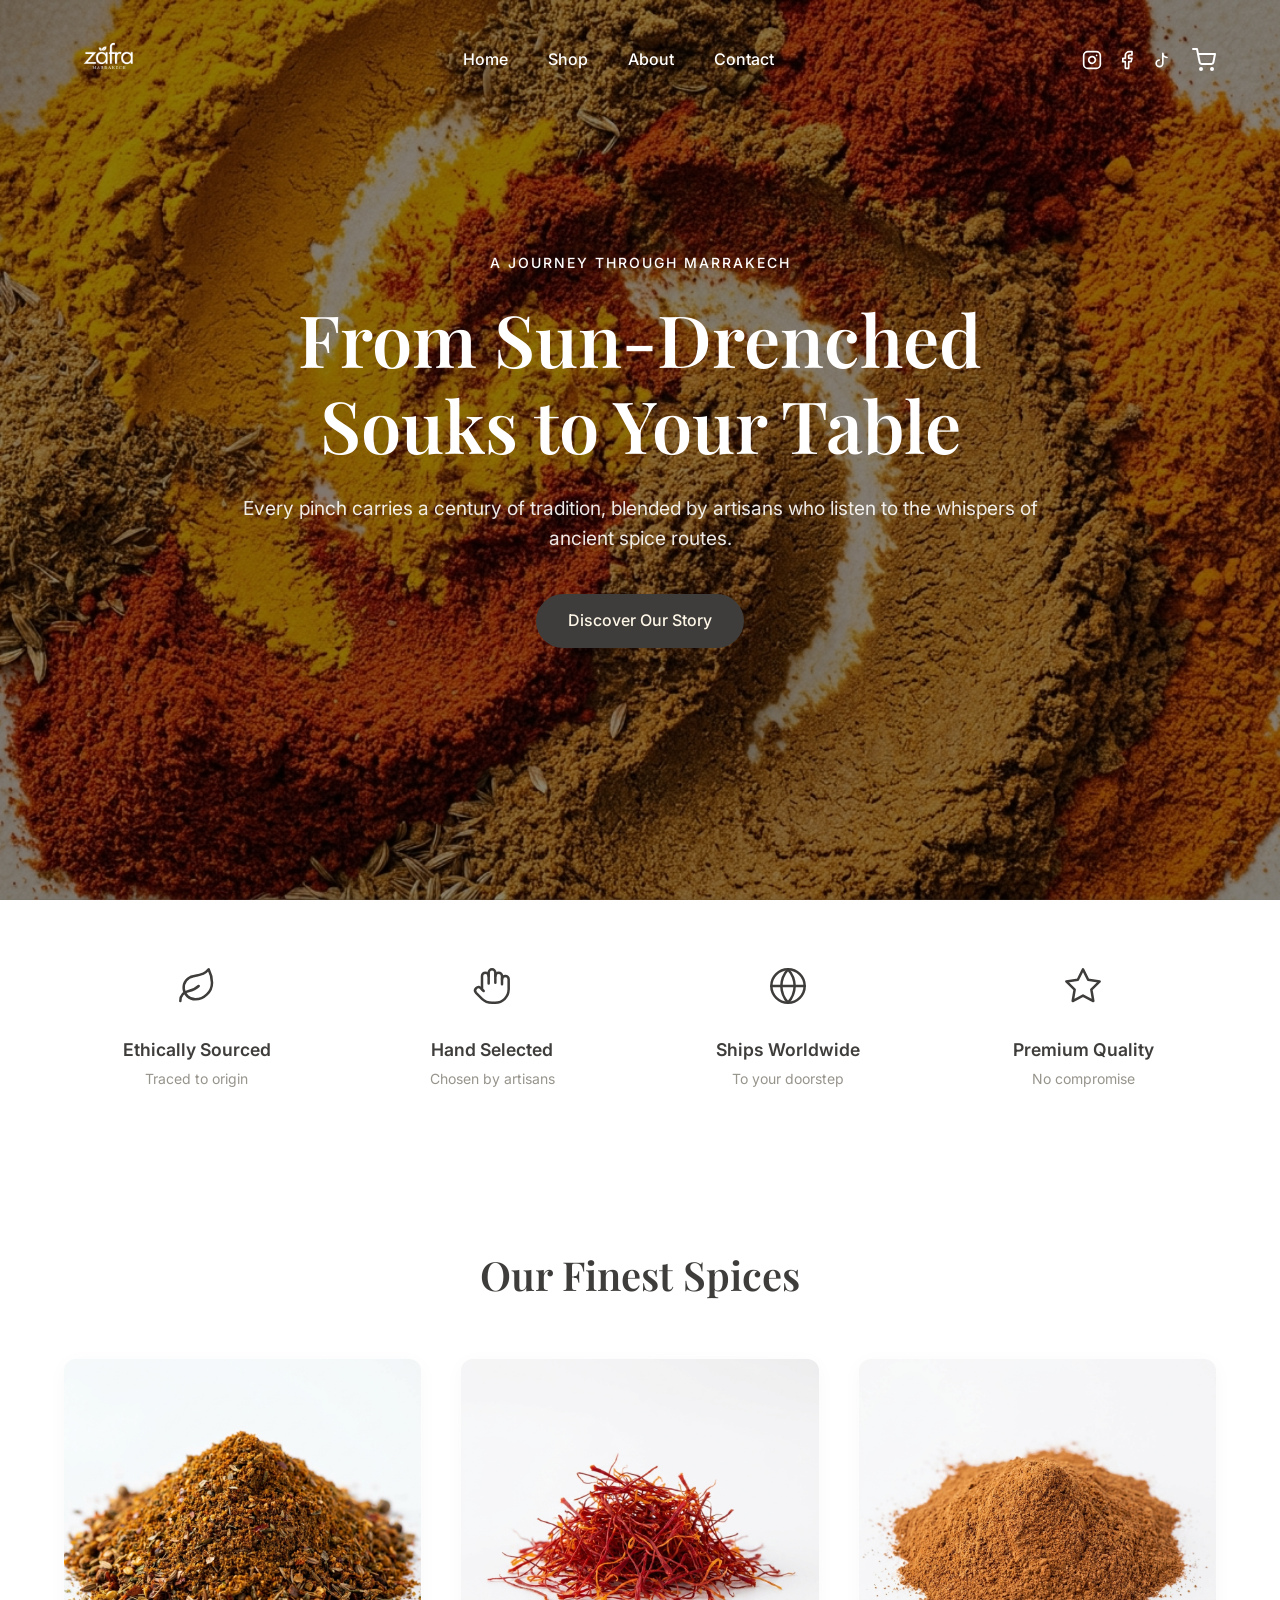
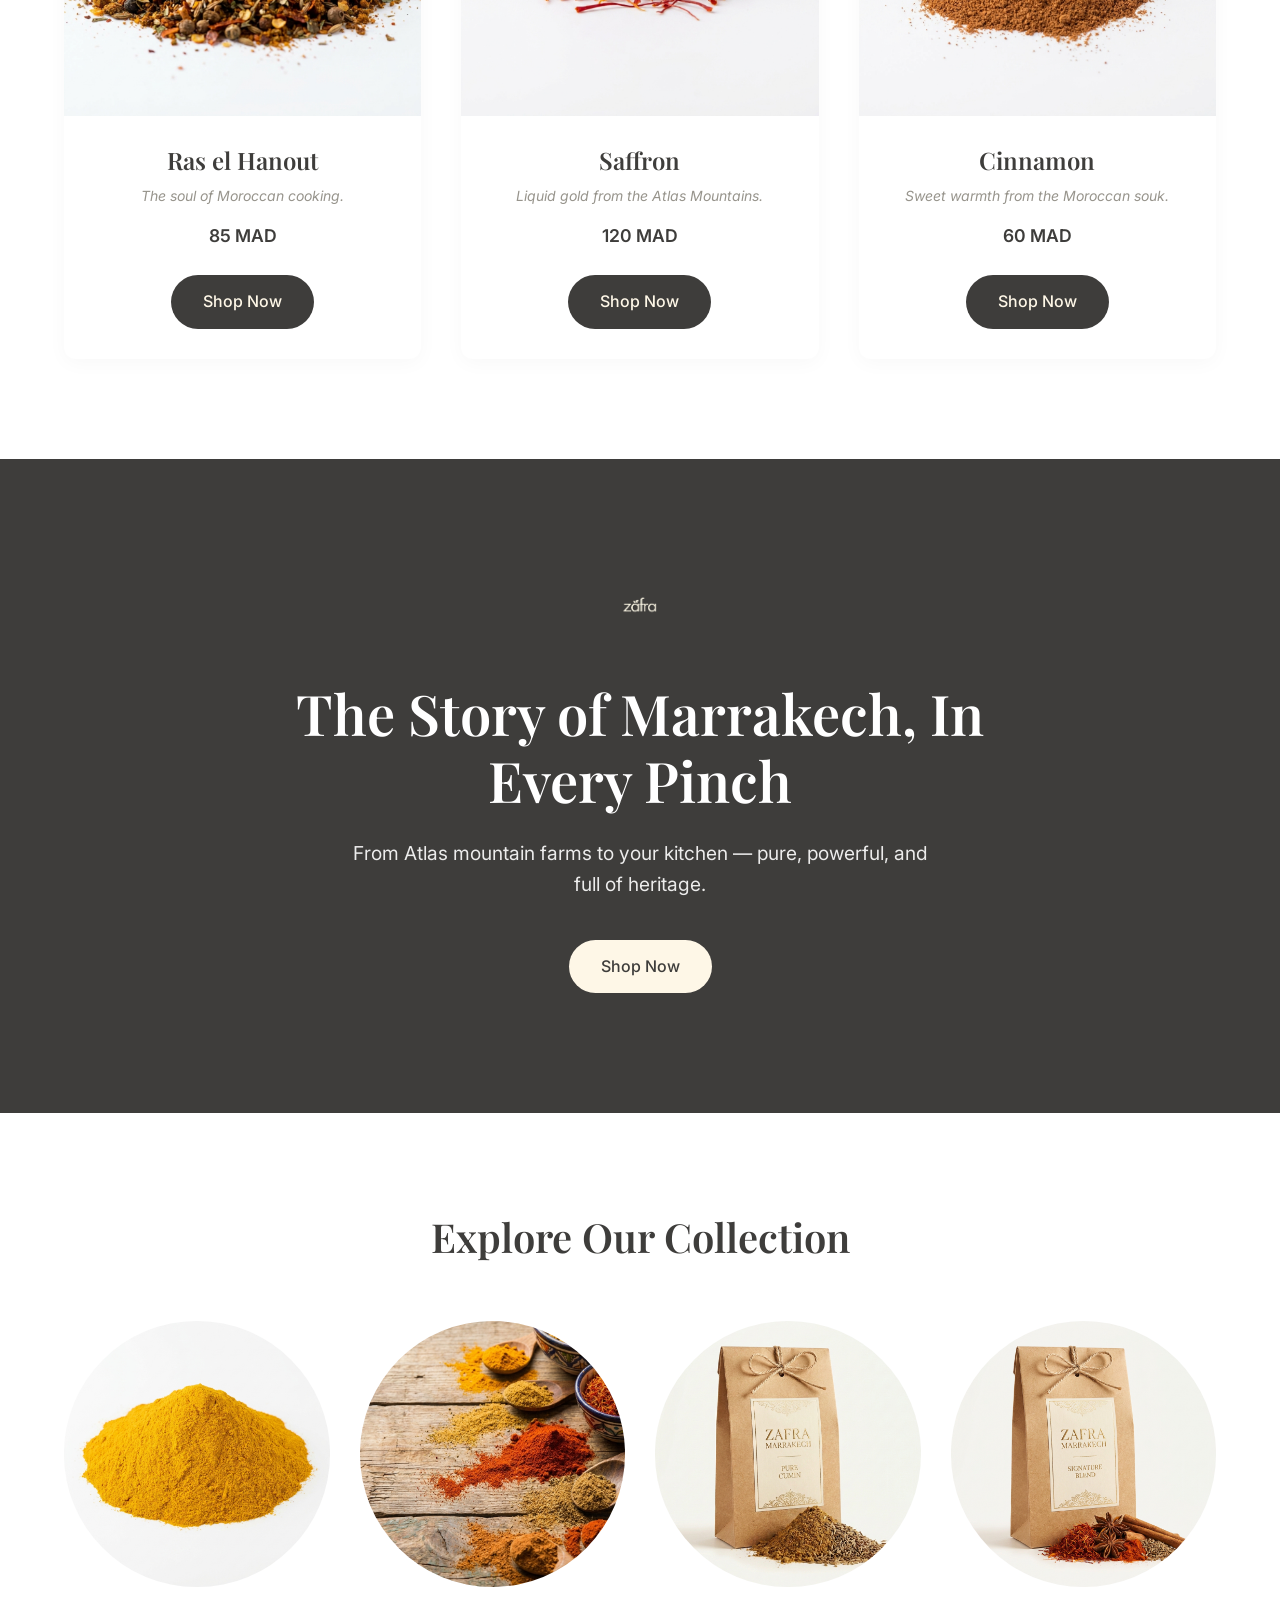
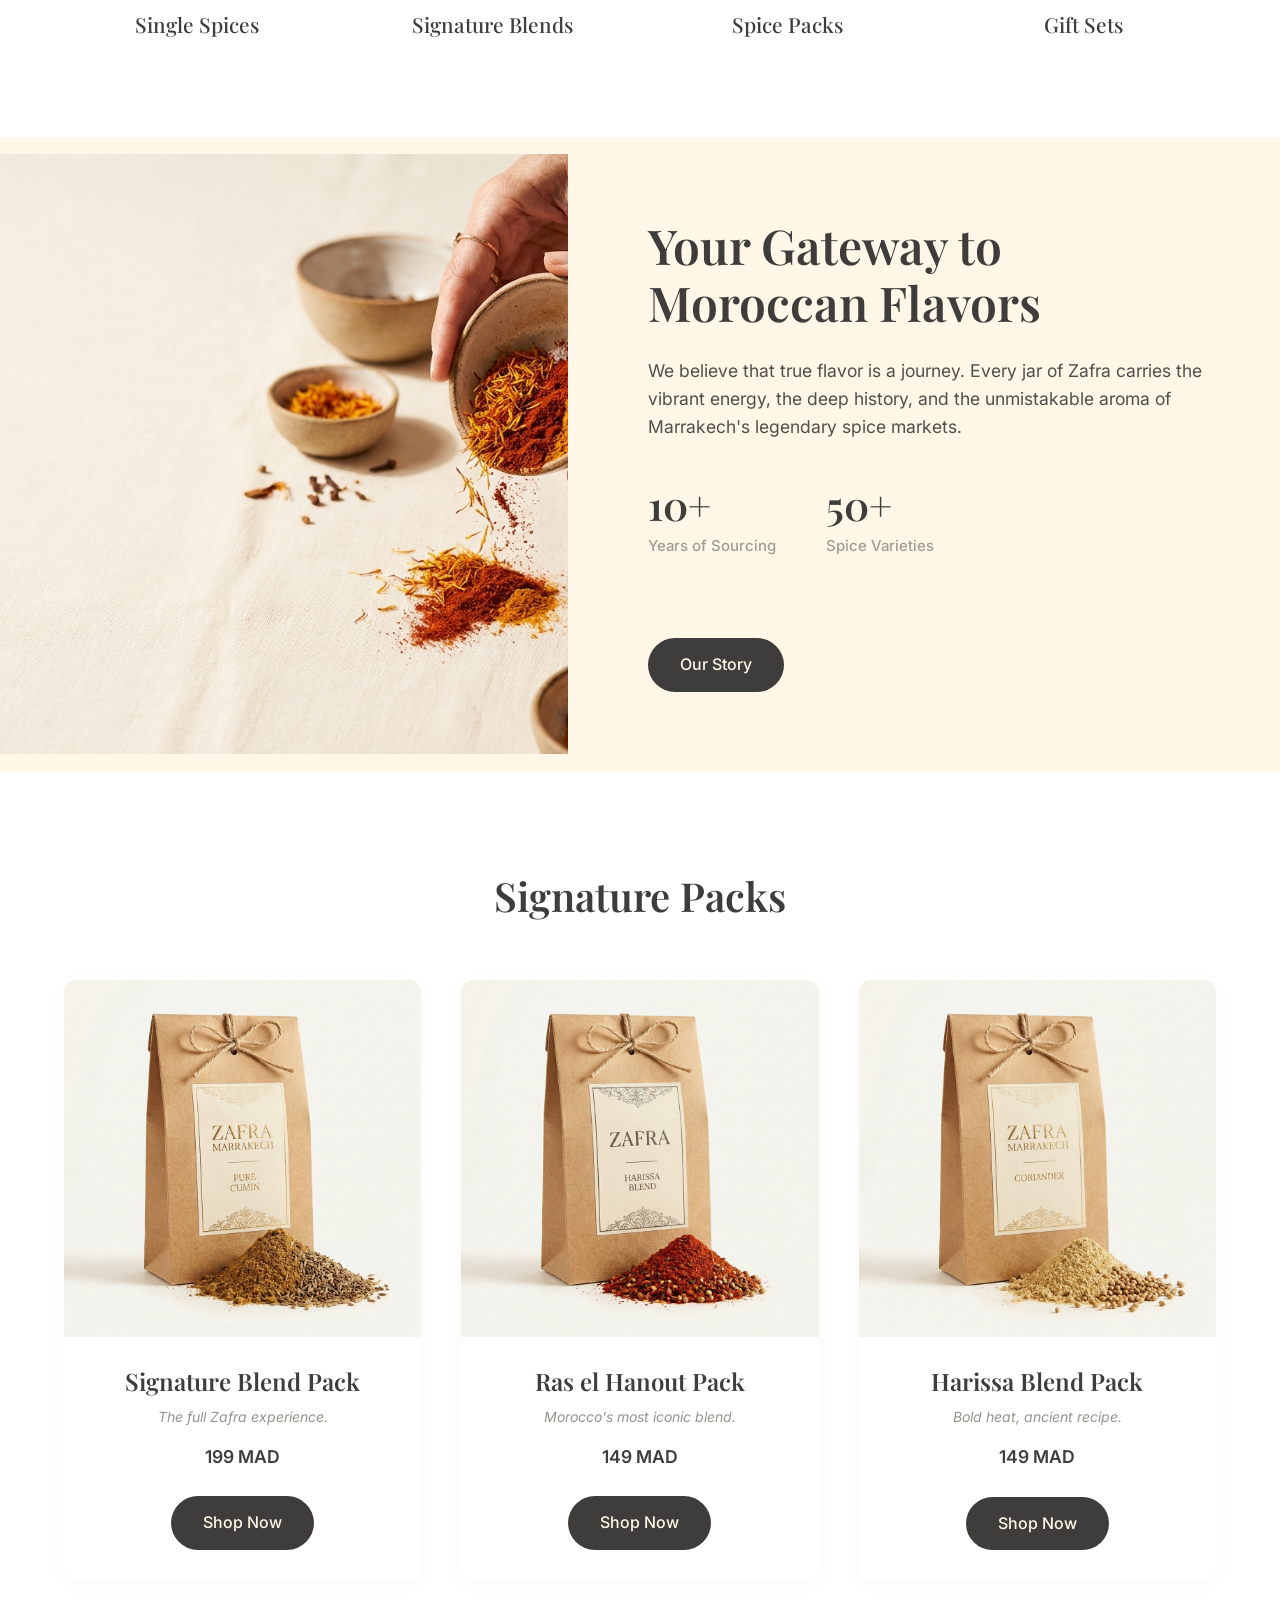
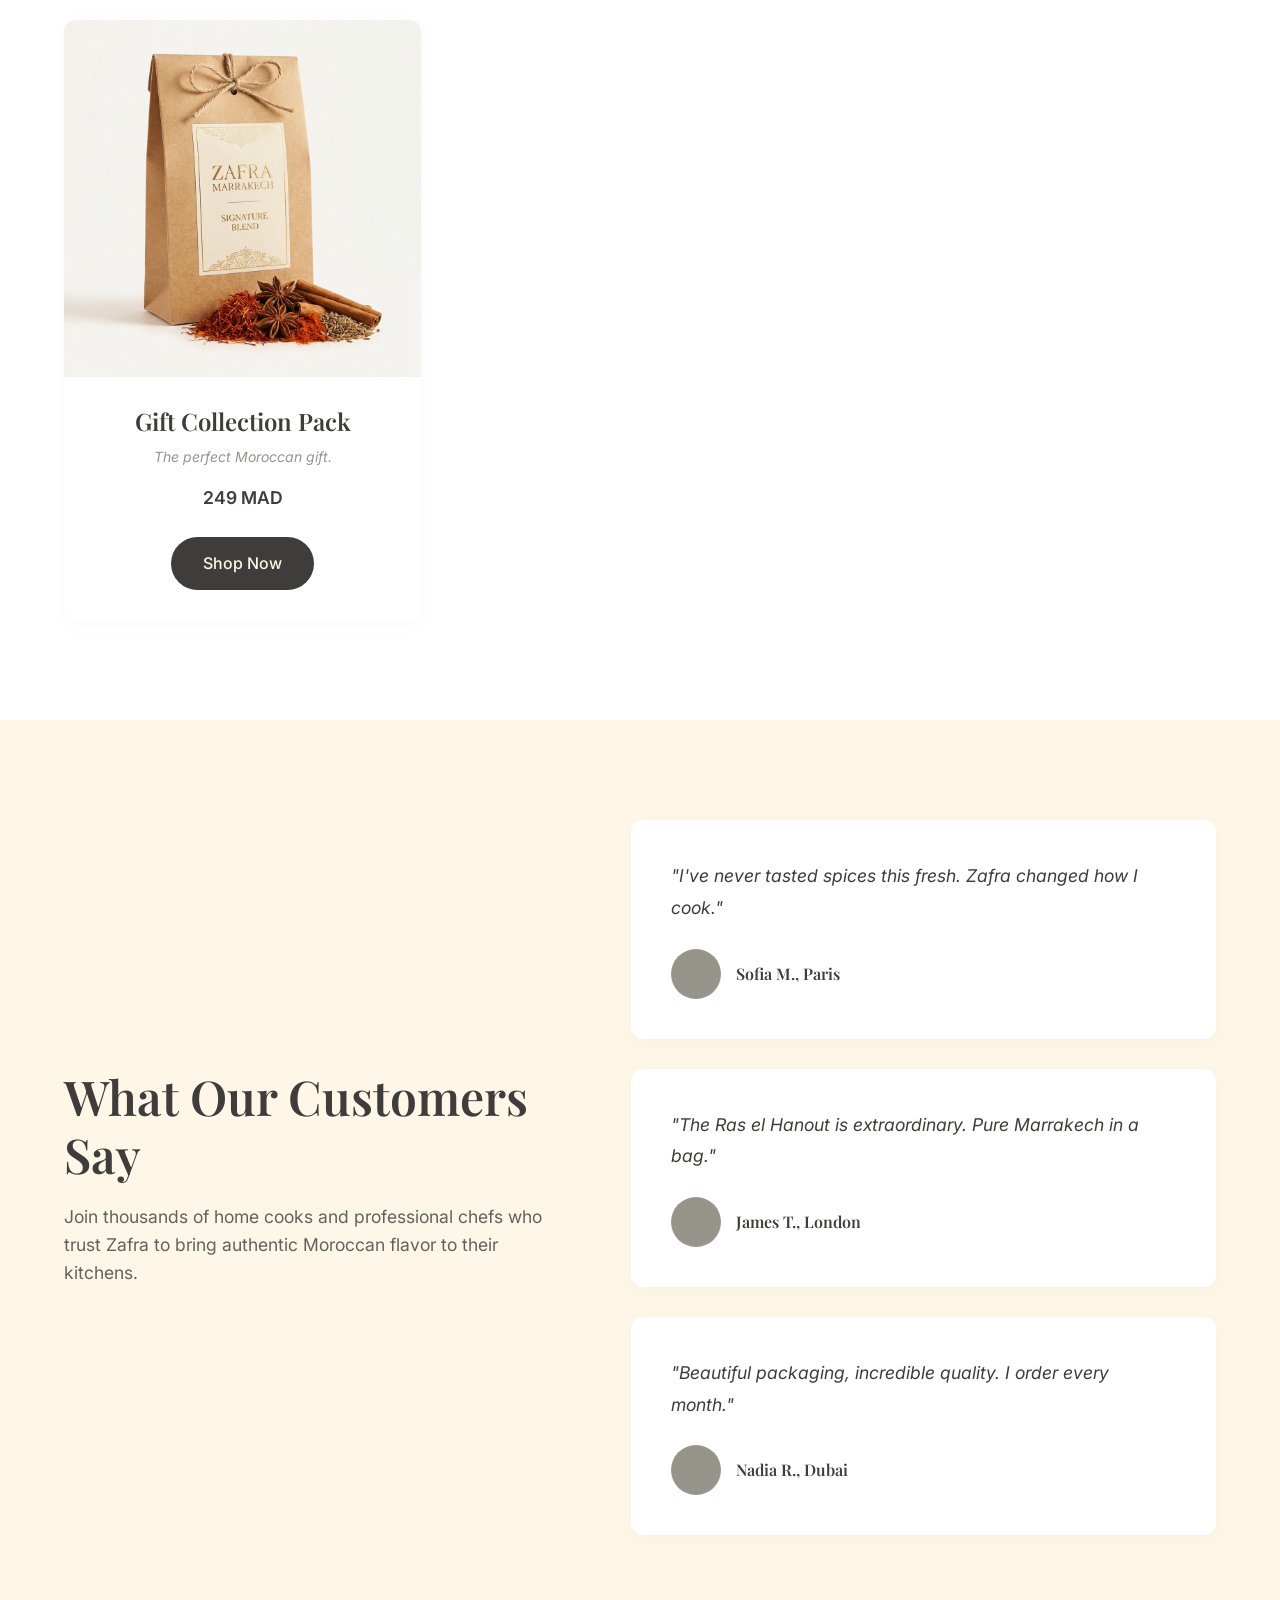
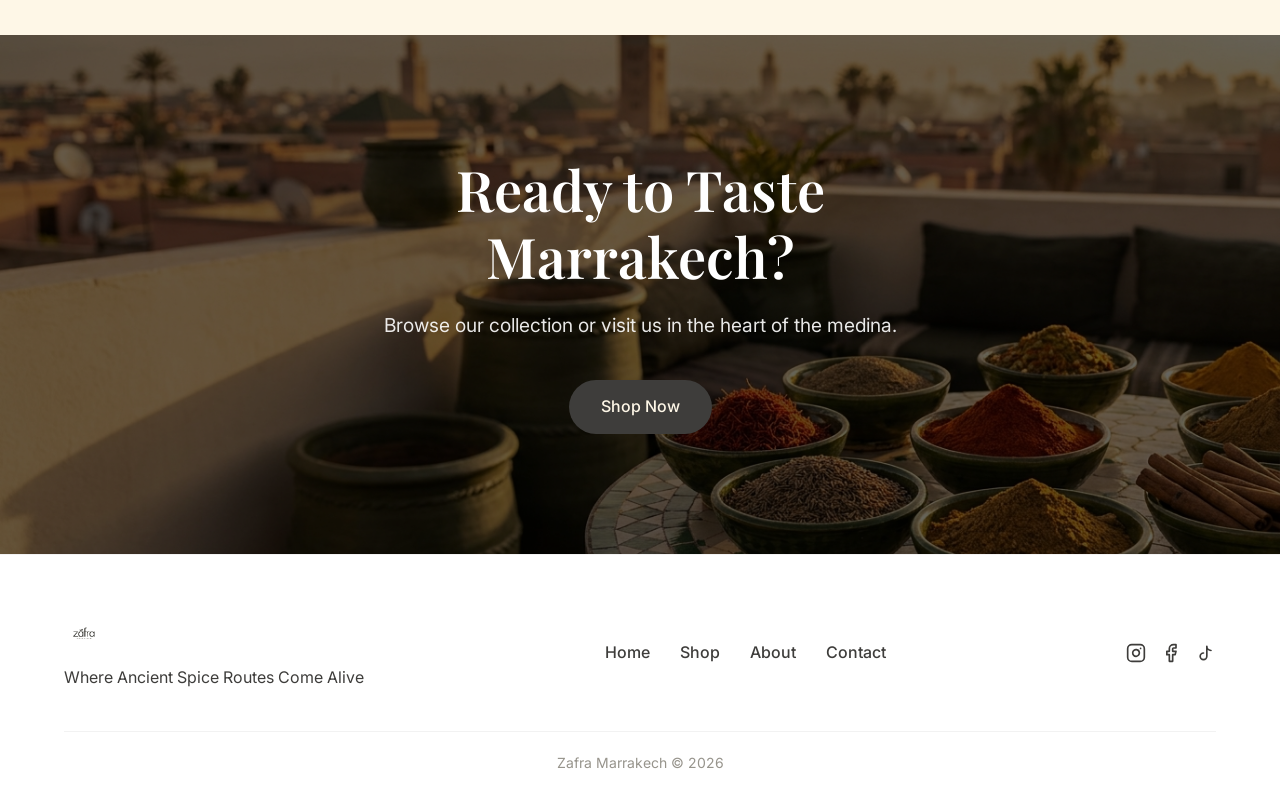
<file: index.html>
<!DOCTYPE html>
<html lang="en">
<head>
    <meta charset="UTF-8">
    <meta name="viewport" content="width=device-width, initial-scale=1.0">
    <title>Zafra Marrakech | Premium Luxury Spice Brand</title>
    <link rel="stylesheet" href="style.css">
</head>
<body>

    <!-- NAVBAR -->
    <nav class="navbar">
        <div class="nav-left">
            <a href="index.html">
                <img src="zafra_black.png" alt="Zafra Marrakech Logo" class="logo">
            </a>
        </div>
        
        <div class="nav-center">
            <ul>
                <li><a href="index.html">Home</a></li>
                <li><a href="shop.html">Shop</a></li>
                <li><a href="about.html">About</a></li>
                <li><a href="contact.html">Contact</a></li>
            </ul>
        </div>

        <div class="nav-right">
            <div class="social-icons">
                <a href="#" aria-label="Instagram">
                    <svg width="20" height="20" viewBox="0 0 24 24" fill="none" stroke="currentColor" stroke-width="2" stroke-linecap="round" stroke-linejoin="round"><rect x="2" y="2" width="20" height="20" rx="5" ry="5"></rect><path d="M16 11.37A4 4 0 1 1 12.63 8 4 4 0 0 1 16 11.37z"></path><line x1="17.5" y1="6.5" x2="17.51" y2="6.5"></line></svg>
                </a>
                <a href="#" aria-label="Facebook">
                    <svg width="20" height="20" viewBox="0 0 24 24" fill="none" stroke="currentColor" stroke-width="2" stroke-linecap="round" stroke-linejoin="round"><path d="M18 2h-3a5 5 0 0 0-5 5v3H7v4h3v8h4v-8h3l1-4h-4V7a1 1 0 0 1 1-1h3z"></path></svg>
                </a>
                <a href="#" aria-label="TikTok">
                    <svg width="20" height="20" viewBox="0 0 24 24" fill="none" stroke="currentColor" stroke-width="2" stroke-linecap="round" stroke-linejoin="round"><path d="M9 12a4 4 0 1 0 4 4V4a5 5 0 0 0 5 5"></path></svg>
                </a>
            </div>
            <a href="#" class="cart-icon" aria-label="Cart">
                <svg width="24" height="24" viewBox="0 0 24 24" fill="none" stroke="currentColor" stroke-width="2" stroke-linecap="round" stroke-linejoin="round"><circle cx="9" cy="21" r="1"></circle><circle cx="20" cy="21" r="1"></circle><path d="M1 1h4l2.68 13.39a2 2 0 0 0 2 1.61h9.72a2 2 0 0 0 2-1.61L23 6H6"></path></svg>
            </a>
            <button class="hamburger" aria-label="Menu">
                <svg viewBox="0 0 24 24" fill="none" stroke="currentColor" stroke-width="2" stroke-linecap="round" stroke-linejoin="round"><line x1="3" y1="12" x2="21" y2="12"></line><line x1="3" y1="6" x2="21" y2="6"></line><line x1="3" y1="18" x2="21" y2="18"></line></svg>
            </button>
        </div>
    </nav>

    <!-- HERO SECTION -->
    <header class="hero" style="background-image: url('extra images folder/Spices_blending_on_202604252340.jpeg');">
        <div class="hero-content">
            <span class="hero-label">A Journey Through Marrakech</span>
            <h1>From Sun-Drenched Souks to Your Table</h1>
            <p>Every pinch carries a century of tradition, blended by artisans who listen to the whispers of ancient spice routes.</p>
            <a href="shop.html" class="btn">Discover Our Story</a>
        </div>
    </header>

    <!-- TRUST BAR -->
    <section class="trust-bar">
        <div class="trust-item">
            <div class="icon"><svg width="40" height="40" viewBox="0 0 24 24" fill="none" stroke="currentColor" stroke-width="1.5" stroke-linecap="round" stroke-linejoin="round"><path d="M11 20A7 7 0 0 1 9.8 6.1C15.5 5 17 4.48 19 2c1 2 2 4.18 2 8 0 5.5-4.78 10-10 10Z"/><path d="M2 21c0-3 1.85-5.36 5.08-6C9.5 14.52 12 13 13 12"/></svg></div>
            <h4>Ethically Sourced</h4>
            <p>Traced to origin</p>
        </div>
        <div class="trust-item">
            <div class="icon"><svg width="40" height="40" viewBox="0 0 24 24" fill="none" stroke="currentColor" stroke-width="1.5" stroke-linecap="round" stroke-linejoin="round"><path d="M18 11V6a2 2 0 0 0-2-2v0a2 2 0 0 0-2 2v0"/><path d="M14 10V4a2 2 0 0 0-2-2v0a2 2 0 0 0-2 2v2"/><path d="M10 10.5V6a2 2 0 0 0-2-2v0a2 2 0 0 0-2 2v8"/><path d="M18 8a2 2 0 1 1 4 0v6a8 8 0 0 1-8 8h-2c-2.8 0-4.5-.86-5.99-2.34l-3.6-3.6a2 2 0 0 1 2.83-2.82L7 15"/></svg></div>
            <h4>Hand Selected</h4>
            <p>Chosen by artisans</p>
        </div>
        <div class="trust-item">
            <div class="icon"><svg width="40" height="40" viewBox="0 0 24 24" fill="none" stroke="currentColor" stroke-width="1.5" stroke-linecap="round" stroke-linejoin="round"><circle cx="12" cy="12" r="10"/><path d="M12 2a15.3 15.3 0 0 1 4 10 15.3 15.3 0 0 1-4 10 15.3 15.3 0 0 1-4-10 15.3 15.3 0 0 1 4-10z"/><path d="M2 12h20"/></svg></div>
            <h4>Ships Worldwide</h4>
            <p>To your doorstep</p>
        </div>
        <div class="trust-item">
            <div class="icon"><svg width="40" height="40" viewBox="0 0 24 24" fill="none" stroke="currentColor" stroke-width="1.5" stroke-linecap="round" stroke-linejoin="round"><polygon points="12 2 15.09 8.26 22 9.27 17 14.14 18.18 21.02 12 17.77 5.82 21.02 7 14.14 2 9.27 8.91 8.26 12 2"/></svg></div>
            <h4>Premium Quality</h4>
            <p>No compromise</p>
        </div>
    </section>

    <!-- TRENDING SPICES -->
    <section class="section">
        <div class="section-header">
            <h2>Our Finest Spices</h2>
        </div>
        <div class="grid-3">
            <article class="product-card">
                <div class="product-img-wrapper">
                    <img src="spices/Ras_el_Hanout_202604261447.jpeg" alt="Ras el Hanout" class="product-img">
                </div>
                <div class="product-info">
                    <h3>Ras el Hanout</h3>
                    <p class="poetic">The soul of Moroccan cooking.</p>
                    <div class="price">85 MAD</div>
                    <a href="shop.html" class="btn">Shop Now</a>
                </div>
            </article>
            <article class="product-card">
                <div class="product-img-wrapper">
                    <img src="spices/Saffron_threads_on_202604261447.jpeg" alt="Saffron" class="product-img">
                </div>
                <div class="product-info">
                    <h3>Saffron</h3>
                    <p class="poetic">Liquid gold from the Atlas Mountains.</p>
                    <div class="price">120 MAD</div>
                    <a href="shop.html" class="btn">Shop Now</a>
                </div>
            </article>
            <article class="product-card">
                <div class="product-img-wrapper">
                    <img src="spices/Cinnamon_powder_on_202604261447.jpeg" alt="Cinnamon" class="product-img">
                </div>
                <div class="product-info">
                    <h3>Cinnamon</h3>
                    <p class="poetic">Sweet warmth from the Moroccan souk.</p>
                    <div class="price">60 MAD</div>
                    <a href="shop.html" class="btn">Shop Now</a>
                </div>
            </article>
        </div>
    </section>

    <!-- DARK BANNER -->
    <section class="dark-banner">
        <img src="zafra_white.png" alt="Zafra White Logo" class="logo">
        <h2>The Story of Marrakech, In Every Pinch</h2>
        <p>From Atlas mountain farms to your kitchen — pure, powerful, and full of heritage.</p>
        <a href="shop.html" class="btn btn-beige">Shop Now</a>
    </section>

    <!-- CATEGORIES -->
    <section class="section">
        <div class="section-header">
            <h2>Explore Our Collection</h2>
        </div>
        <div class="grid-4">
            <a href="shop.html" class="category-card">
                <div class="category-img-wrapper">
                    <img src="spices/Turmeric_powder_on_202604261447.jpeg" alt="Single Spices" class="category-img">
                </div>
                <h3>Single Spices</h3>
            </a>
            <a href="shop.html" class="category-card">
                <div class="category-img-wrapper">
                    <img src="extra images folder/Colorful_Moroccan_spices_202604252340.jpeg" alt="Signature Blends" class="category-img">
                </div>
                <h3>Signature Blends</h3>
            </a>
            <a href="shop.html" class="category-card">
                <div class="category-img-wrapper">
                    <img src="spices packs/Kraft_bag_with_202604261455.jpeg" alt="Spice Packs" class="category-img">
                </div>
                <h3>Spice Packs</h3>
            </a>
            <a href="shop.html" class="category-card">
                <div class="category-img-wrapper">
                    <img src="spices packs/Gift_collection_pack_202604261450.jpeg" alt="Gift Sets" class="category-img">
                </div>
                <h3>Gift Sets</h3>
            </a>
        </div>
    </section>

    <!-- BRAND STORY -->
    <section class="section section-bg-beige brand-story">
        <div class="brand-img">
            <img src="extra images folder/Hands_pouring_Moroccan_202604252345.jpeg" alt="Moroccan Spices Collection">
        </div>
        <div class="brand-text">
            <h2>Your Gateway to Moroccan Flavors</h2>
            <p>We believe that true flavor is a journey. Every jar of Zafra carries the vibrant energy, the deep history, and the unmistakable aroma of Marrakech's legendary spice markets.</p>
            <div class="stats">
                <div class="stat">
                    <h3>10+</h3>
                    <p>Years of Sourcing</p>
                </div>
                <div class="stat">
                    <h3>50+</h3>
                    <p>Spice Varieties</p>
                </div>
            </div>
            <a href="about.html" class="btn">Our Story</a>
        </div>
    </section>

    <!-- SIGNATURE PACKS -->
    <section class="section">
        <div class="section-header">
            <h2>Signature Packs</h2>
        </div>
        <div class="grid-3">
            <article class="product-card">
                <div class="product-img-wrapper">
                    <img src="spices packs/Kraft_bag_with_202604261455.jpeg" alt="Signature Blend Pack" class="product-img">
                </div>
                <div class="product-info">
                    <h3>Signature Blend Pack</h3>
                    <p class="poetic">The full Zafra experience.</p>
                    <div class="price">199 MAD</div>
                    <a href="shop.html" class="btn">Shop Now</a>
                </div>
            </article>
            <article class="product-card">
                <div class="product-img-wrapper">
                    <img src="spices packs/Harissa_Blend_pack_202604261451.jpeg" alt="Ras el Hanout Pack" class="product-img">
                </div>
                <div class="product-info">
                    <h3>Ras el Hanout Pack</h3>
                    <p class="poetic">Morocco's most iconic blend.</p>
                    <div class="price">149 MAD</div>
                    <a href="shop.html" class="btn">Shop Now</a>
                </div>
            </article>
            <article class="product-card">
                <div class="product-img-wrapper">
                    <img src="spices packs/Kraft_bag_with_202604261456.jpeg" alt="Harissa Blend Pack" class="product-img">
                </div>
                <div class="product-info">
                    <h3>Harissa Blend Pack</h3>
                    <p class="poetic">Bold heat, ancient recipe.</p>
                    <div class="price">149 MAD</div>
                    <a href="shop.html" class="btn">Shop Now</a>
                </div>
            </article>
            <article class="product-card">
                <div class="product-img-wrapper">
                    <img src="spices packs/Gift_collection_pack_202604261450.jpeg" alt="Gift Collection Pack" class="product-img">
                </div>
                <div class="product-info">
                    <h3>Gift Collection Pack</h3>
                    <p class="poetic">The perfect Moroccan gift.</p>
                    <div class="price">249 MAD</div>
                    <a href="shop.html" class="btn">Shop Now</a>
                </div>
            </article>
        </div>
    </section>

    <!-- TESTIMONIALS -->
    <section class="section section-bg-beige testimonials-section">
        <div class="testimonials-left">
            <h2>What Our Customers Say</h2>
            <p>Join thousands of home cooks and professional chefs who trust Zafra to bring authentic Moroccan flavor to their kitchens.</p>
        </div>
        <div class="testimonials-right">
            <div class="testimonial-card">
                <p>"I've never tasted spices this fresh. Zafra changed how I cook."</p>
                <div class="customer">
                    <div class="avatar"></div>
                    <span class="customer-name">Sofia M., Paris</span>
                </div>
            </div>
            <div class="testimonial-card">
                <p>"The Ras el Hanout is extraordinary. Pure Marrakech in a bag."</p>
                <div class="customer">
                    <div class="avatar"></div>
                    <span class="customer-name">James T., London</span>
                </div>
            </div>
            <div class="testimonial-card">
                <p>"Beautiful packaging, incredible quality. I order every month."</p>
                <div class="customer">
                    <div class="avatar"></div>
                    <span class="customer-name">Nadia R., Dubai</span>
                </div>
            </div>
        </div>
    </section>

    <!-- CTA BANNER -->
    <section class="cta-banner" style="background-image: url('extra images folder/Spice_bowls_on_202604252356.jpeg');">
        <div class="cta-banner-content">
            <h2>Ready to Taste Marrakech?</h2>
            <p>Browse our collection or visit us in the heart of the medina.</p>
            <a href="shop.html" class="btn">Shop Now</a>
        </div>
    </section>

    <!-- FOOTER -->
    <footer class="footer">
        <div class="footer-top">
            <div class="footer-left">
                <img src="zafra_black.png" alt="Zafra Marrakech Logo" class="logo">
                <p>Where Ancient Spice Routes Come Alive</p>
            </div>
            <div class="footer-center">
                <ul>
                    <li><a href="index.html">Home</a></li>
                    <li><a href="shop.html">Shop</a></li>
                    <li><a href="about.html">About</a></li>
                    <li><a href="contact.html">Contact</a></li>
                </ul>
            </div>
            <div class="footer-right">
                <div class="social-icons">
                    <a href="#" aria-label="Instagram">
                        <svg width="20" height="20" viewBox="0 0 24 24" fill="none" stroke="currentColor" stroke-width="2" stroke-linecap="round" stroke-linejoin="round"><rect x="2" y="2" width="20" height="20" rx="5" ry="5"></rect><path d="M16 11.37A4 4 0 1 1 12.63 8 4 4 0 0 1 16 11.37z"></path><line x1="17.5" y1="6.5" x2="17.51" y2="6.5"></line></svg>
                    </a>
                    <a href="#" aria-label="Facebook">
                        <svg width="20" height="20" viewBox="0 0 24 24" fill="none" stroke="currentColor" stroke-width="2" stroke-linecap="round" stroke-linejoin="round"><path d="M18 2h-3a5 5 0 0 0-5 5v3H7v4h3v8h4v-8h3l1-4h-4V7a1 1 0 0 1 1-1h3z"></path></svg>
                    </a>
                    <a href="#" aria-label="TikTok">
                        <svg width="20" height="20" viewBox="0 0 24 24" fill="none" stroke="currentColor" stroke-width="2" stroke-linecap="round" stroke-linejoin="round"><path d="M9 12a4 4 0 1 0 4 4V4a5 5 0 0 0 5 5"></path></svg>
                    </a>
                </div>
            </div>
        </div>
        <div class="footer-bottom">
            <p>Zafra Marrakech &copy; 2026</p>
        </div>
    </footer>

    <script src="script.js"></script>
</body>
</html>
</file>
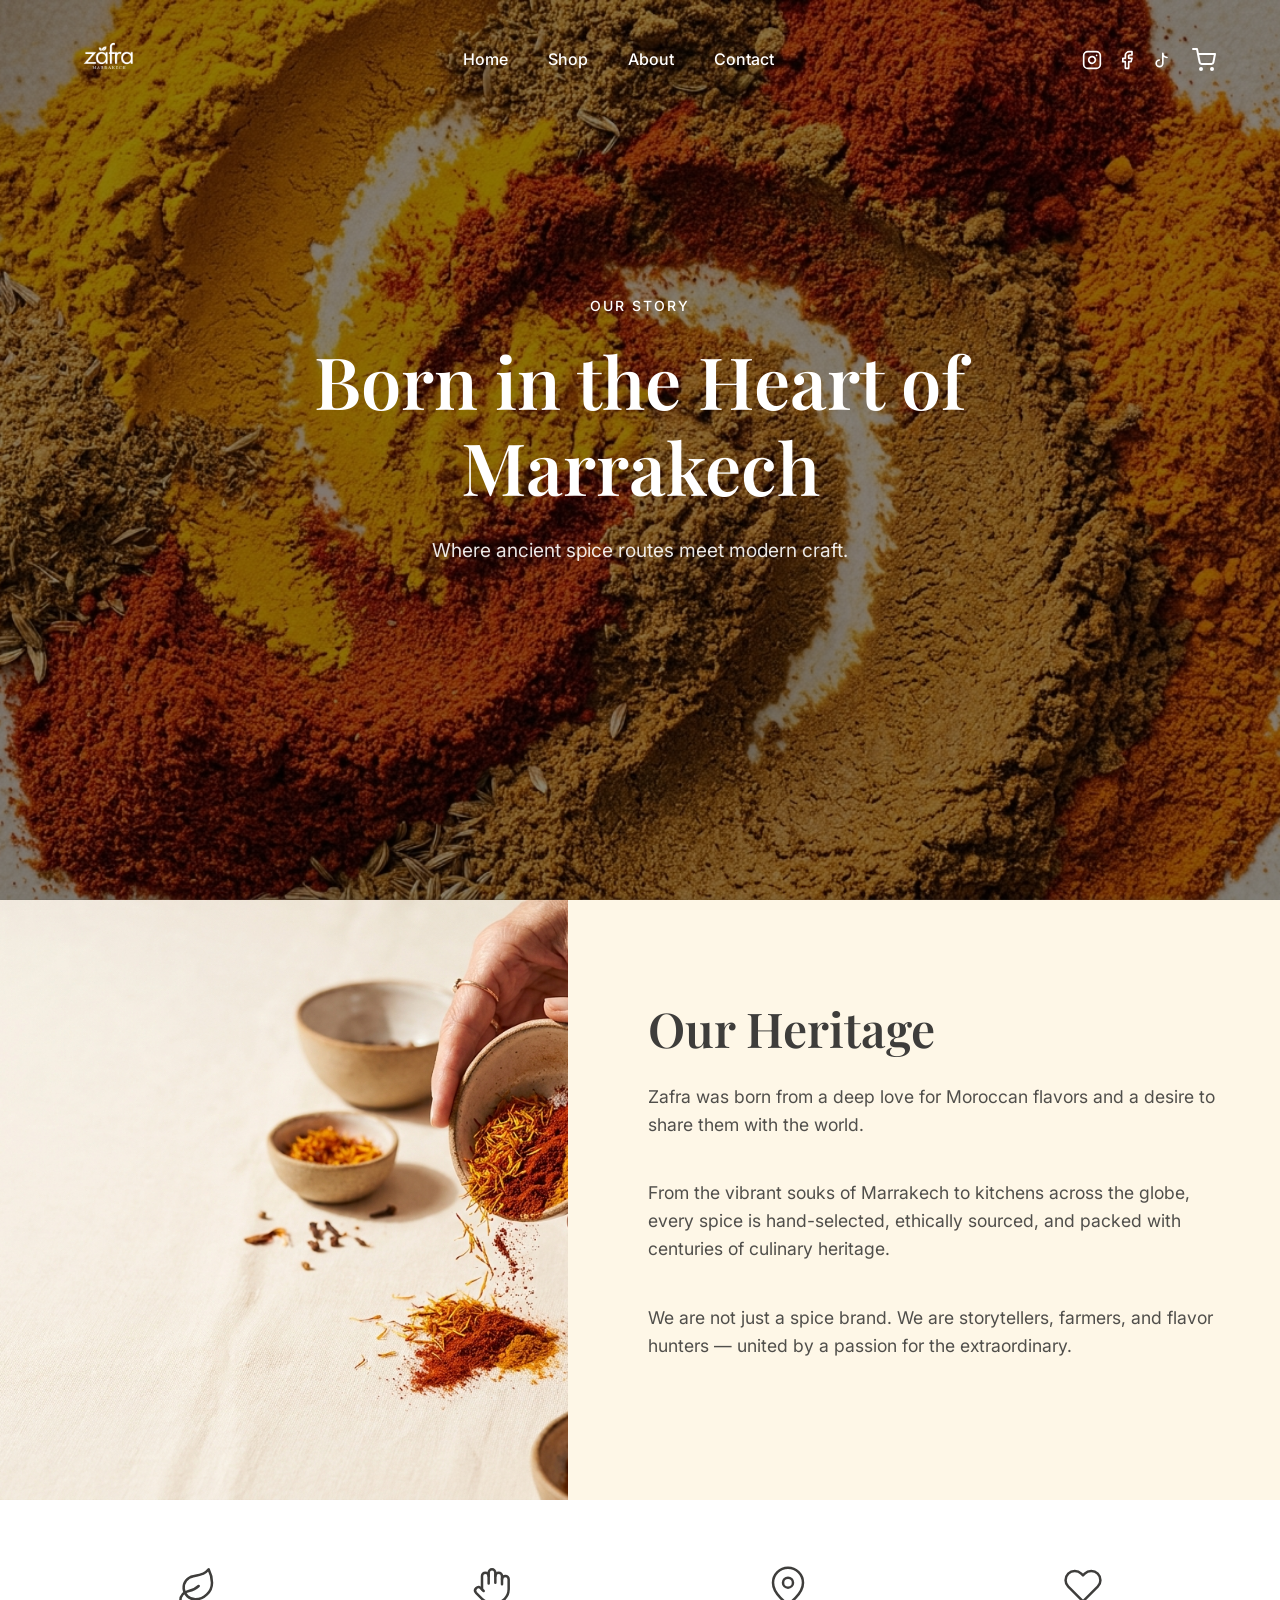
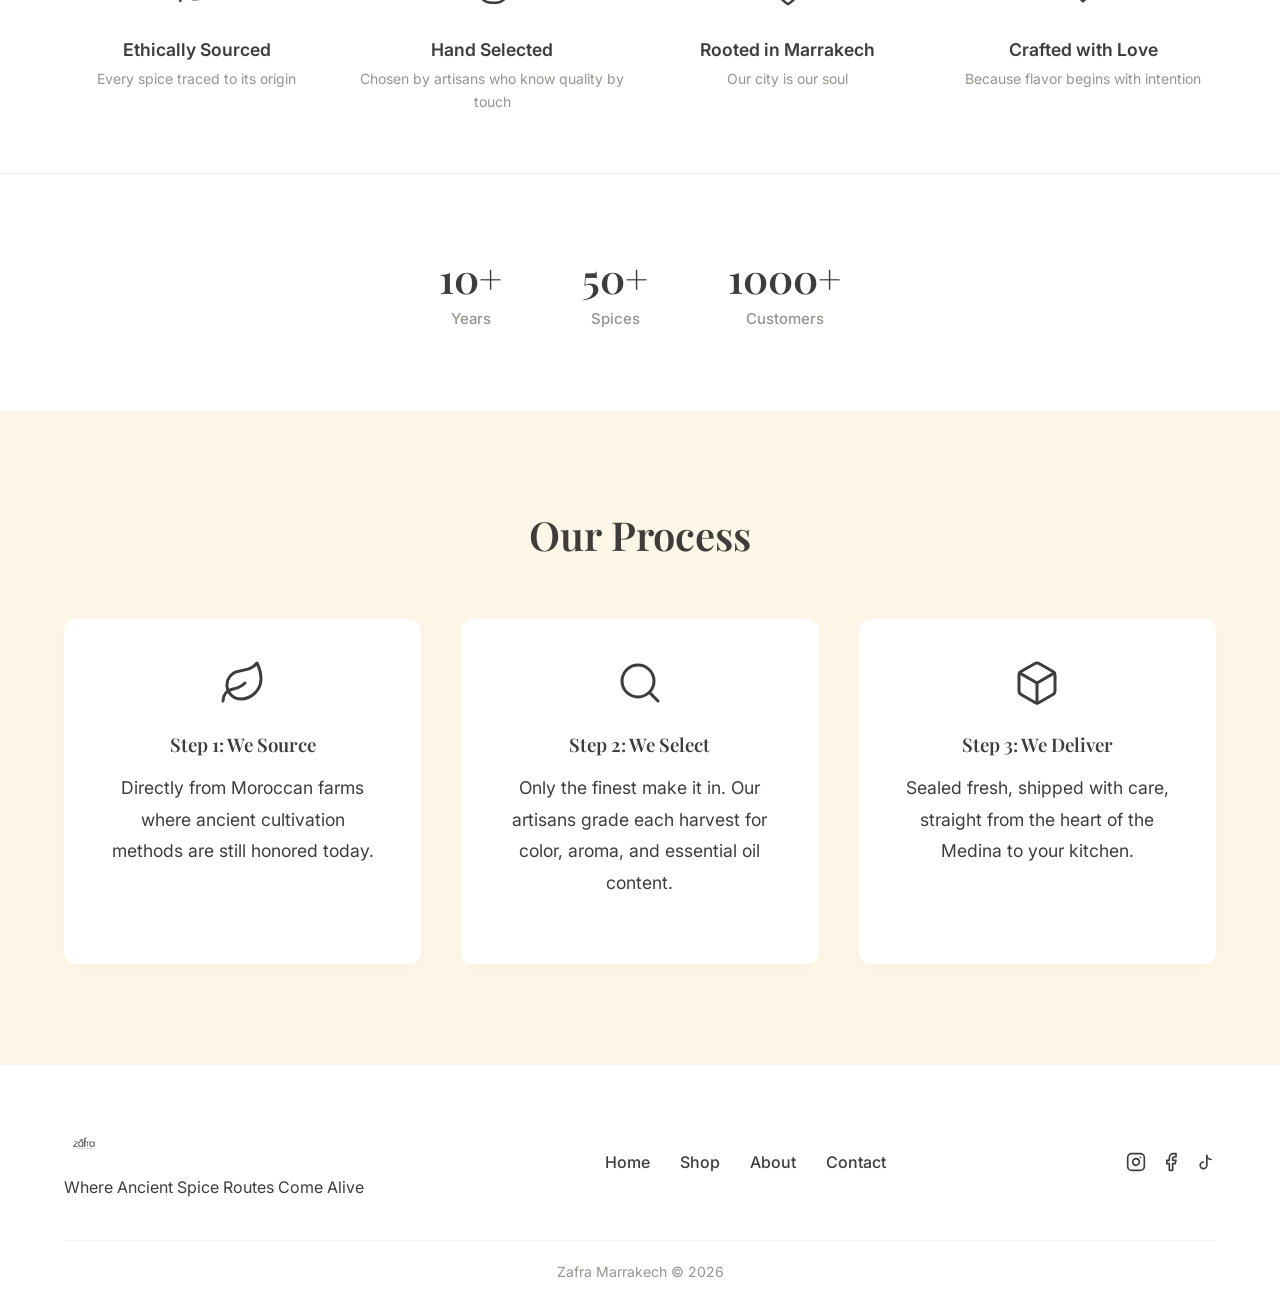
<file: about.html>
<!DOCTYPE html>
<html lang="en">
<head>
    <meta charset="UTF-8">
    <meta name="viewport" content="width=device-width, initial-scale=1.0">
    <title>About Us | Zafra Marrakech</title>
    <link rel="stylesheet" href="style.css">
</head>
<body>

    <!-- NAVBAR -->
    <nav class="navbar">
        <div class="nav-left">
            <a href="index.html">
                <img src="zafra_black.png" alt="Zafra Marrakech Logo" class="logo">
            </a>
        </div>
        
        <div class="nav-center">
            <ul>
                <li><a href="index.html">Home</a></li>
                <li><a href="shop.html">Shop</a></li>
                <li><a href="about.html">About</a></li>
                <li><a href="contact.html">Contact</a></li>
            </ul>
        </div>

        <div class="nav-right">
            <div class="social-icons">
                <a href="#" aria-label="Instagram">
                    <svg width="20" height="20" viewBox="0 0 24 24" fill="none" stroke="currentColor" stroke-width="2" stroke-linecap="round" stroke-linejoin="round"><rect x="2" y="2" width="20" height="20" rx="5" ry="5"></rect><path d="M16 11.37A4 4 0 1 1 12.63 8 4 4 0 0 1 16 11.37z"></path><line x1="17.5" y1="6.5" x2="17.51" y2="6.5"></line></svg>
                </a>
                <a href="#" aria-label="Facebook">
                    <svg width="20" height="20" viewBox="0 0 24 24" fill="none" stroke="currentColor" stroke-width="2" stroke-linecap="round" stroke-linejoin="round"><path d="M18 2h-3a5 5 0 0 0-5 5v3H7v4h3v8h4v-8h3l1-4h-4V7a1 1 0 0 1 1-1h3z"></path></svg>
                </a>
                <a href="#" aria-label="TikTok">
                    <svg width="20" height="20" viewBox="0 0 24 24" fill="none" stroke="currentColor" stroke-width="2" stroke-linecap="round" stroke-linejoin="round"><path d="M9 12a4 4 0 1 0 4 4V4a5 5 0 0 0 5 5"></path></svg>
                </a>
            </div>
            <a href="shop.html" class="cart-icon" aria-label="Cart">
                <svg width="24" height="24" viewBox="0 0 24 24" fill="none" stroke="currentColor" stroke-width="2" stroke-linecap="round" stroke-linejoin="round"><circle cx="9" cy="21" r="1"></circle><circle cx="20" cy="21" r="1"></circle><path d="M1 1h4l2.68 13.39a2 2 0 0 0 2 1.61h9.72a2 2 0 0 0 2-1.61L23 6H6"></path></svg>
            </a>
            <button class="hamburger" aria-label="Menu">
                <svg viewBox="0 0 24 24" fill="none" stroke="currentColor" stroke-width="2" stroke-linecap="round" stroke-linejoin="round"><line x1="3" y1="12" x2="21" y2="12"></line><line x1="3" y1="6" x2="21" y2="6"></line><line x1="3" y1="18" x2="21" y2="18"></line></svg>
            </button>
        </div>
    </nav>

    <!-- HERO SECTION -->
    <header class="hero" style="background-image: url('extra images folder/Spices_blending_on_202604252340.jpeg');">
        <div class="hero-content">
            <span class="hero-label">Our Story</span>
            <h1>Born in the Heart of Marrakech</h1>
            <p>Where ancient spice routes meet modern craft.</p>
        </div>
    </header>

    <!-- BRAND STORY -->
    <section class="section section-bg-beige brand-story">
        <div class="brand-img">
            <img src="extra images folder/Hands_pouring_Moroccan_202604252345.jpeg" alt="Moroccan Spices in Medina">
        </div>
        <div class="brand-text">
            <h2>Our Heritage</h2>
            <p>Zafra was born from a deep love for Moroccan flavors and a desire to share them with the world.</p>
            <p>From the vibrant souks of Marrakech to kitchens across the globe, every spice is hand-selected, ethically sourced, and packed with centuries of culinary heritage.</p>
            <p>We are not just a spice brand. We are storytellers, farmers, and flavor hunters — united by a passion for the extraordinary.</p>
        </div>
    </section>

    <!-- VALUES -->
    <section class="trust-bar" style="border-bottom: 1px solid rgba(0,0,0,0.05);">
        <div class="trust-item">
            <div class="icon"><svg width="40" height="40" viewBox="0 0 24 24" fill="none" stroke="currentColor" stroke-width="1.5" stroke-linecap="round" stroke-linejoin="round"><path d="M11 20A7 7 0 0 1 9.8 6.1C15.5 5 17 4.48 19 2c1 2 2 4.18 2 8 0 5.5-4.78 10-10 10Z"/><path d="M2 21c0-3 1.85-5.36 5.08-6C9.5 14.52 12 13 13 12"/></svg></div>
            <h4>Ethically Sourced</h4>
            <p>Every spice traced to its origin</p>
        </div>
        <div class="trust-item">
            <div class="icon"><svg width="40" height="40" viewBox="0 0 24 24" fill="none" stroke="currentColor" stroke-width="1.5" stroke-linecap="round" stroke-linejoin="round"><path d="M18 11V6a2 2 0 0 0-2-2v0a2 2 0 0 0-2 2v0"/><path d="M14 10V4a2 2 0 0 0-2-2v0a2 2 0 0 0-2 2v2"/><path d="M10 10.5V6a2 2 0 0 0-2-2v0a2 2 0 0 0-2 2v8"/><path d="M18 8a2 2 0 1 1 4 0v6a8 8 0 0 1-8 8h-2c-2.8 0-4.5-.86-5.99-2.34l-3.6-3.6a2 2 0 0 1 2.83-2.82L7 15"/></svg></div>
            <h4>Hand Selected</h4>
            <p>Chosen by artisans who know quality by touch</p>
        </div>
        <div class="trust-item">
            <div class="icon"><svg width="40" height="40" viewBox="0 0 24 24" fill="none" stroke="currentColor" stroke-width="1.5" stroke-linecap="round" stroke-linejoin="round"><path d="M21 10c0 7-9 13-9 13s-9-6-9-13a9 9 0 0 1 18 0z"/><circle cx="12" cy="10" r="3"/></svg></div>
            <h4>Rooted in Marrakech</h4>
            <p>Our city is our soul</p>
        </div>
        <div class="trust-item">
            <div class="icon"><svg width="40" height="40" viewBox="0 0 24 24" fill="none" stroke="currentColor" stroke-width="1.5" stroke-linecap="round" stroke-linejoin="round"><path d="M20.84 4.61a5.5 5.5 0 0 0-7.78 0L12 5.67l-1.06-1.06a5.5 5.5 0 0 0-7.78 7.78l1.06 1.06L12 21.23l7.78-7.78 1.06-1.06a5.5 5.5 0 0 0 0-7.78z"/></svg></div>
            <h4>Crafted with Love</h4>
            <p>Because flavor begins with intention</p>
        </div>
    </section>

    <!-- STATS -->
    <section class="about-stats">
        <div class="stat">
            <h3>10+</h3>
            <p>Years</p>
        </div>
        <div class="stat">
            <h3>50+</h3>
            <p>Spices</p>
        </div>
        <div class="stat">
            <h3>1000+</h3>
            <p>Customers</p>
        </div>
    </section>

    <!-- PROCESS -->
    <section class="section section-bg-beige">
        <div class="section-header">
            <h2>Our Process</h2>
        </div>
        <div class="grid-3">
            <div class="testimonial-card" style="text-align: center;">
                <div class="icon" style="margin-bottom: 20px; color: var(--charcoal);"><svg width="48" height="48" viewBox="0 0 24 24" fill="none" stroke="currentColor" stroke-width="1.5" stroke-linecap="round" stroke-linejoin="round"><path d="M11 20A7 7 0 0 1 9.8 6.1C15.5 5 17 4.48 19 2c1 2 2 4.18 2 8 0 5.5-4.78 10-10 10Z"/><path d="M2 21c0-3 1.85-5.36 5.08-6C9.5 14.52 12 13 13 12"/></svg></div>
                <h3 style="margin-bottom: 15px; font-family: var(--font-heading);">Step 1: We Source</h3>
                <p style="font-style: normal;">Directly from Moroccan farms where ancient cultivation methods are still honored today.</p>
            </div>
            <div class="testimonial-card" style="text-align: center;">
                <div class="icon" style="margin-bottom: 20px; color: var(--charcoal);"><svg width="48" height="48" viewBox="0 0 24 24" fill="none" stroke="currentColor" stroke-width="1.5" stroke-linecap="round" stroke-linejoin="round"><circle cx="11" cy="11" r="8"/><path d="m21 21-4.3-4.3"/></svg></div>
                <h3 style="margin-bottom: 15px; font-family: var(--font-heading);">Step 2: We Select</h3>
                <p style="font-style: normal;">Only the finest make it in. Our artisans grade each harvest for color, aroma, and essential oil content.</p>
            </div>
            <div class="testimonial-card" style="text-align: center;">
                <div class="icon" style="margin-bottom: 20px; color: var(--charcoal);"><svg width="48" height="48" viewBox="0 0 24 24" fill="none" stroke="currentColor" stroke-width="1.5" stroke-linecap="round" stroke-linejoin="round"><path d="M21 16V8a2 2 0 0 0-1-1.73l-7-4a2 2 0 0 0-2 0l-7 4A2 2 0 0 0 3 8v8a2 2 0 0 0 1 1.73l7 4a2 2 0 0 0 2 0l7-4A2 2 0 0 0 21 16z"/><polyline points="3.27 6.96 12 12.01 20.73 6.96"/><line x1="12" y1="22.08" x2="12" y2="12"/></svg></div>
                <h3 style="margin-bottom: 15px; font-family: var(--font-heading);">Step 3: We Deliver</h3>
                <p style="font-style: normal;">Sealed fresh, shipped with care, straight from the heart of the Medina to your kitchen.</p>
            </div>
        </div>
    </section>

    <!-- FOOTER -->
    <footer class="footer">
        <div class="footer-top">
            <div class="footer-left">
                <img src="zafra_black.png" alt="Zafra Marrakech Logo" class="logo">
                <p>Where Ancient Spice Routes Come Alive</p>
            </div>
            <div class="footer-center">
                <ul>
                    <li><a href="index.html">Home</a></li>
                    <li><a href="shop.html">Shop</a></li>
                    <li><a href="about.html">About</a></li>
                    <li><a href="contact.html">Contact</a></li>
                </ul>
            </div>
            <div class="footer-right">
                <div class="social-icons">
                    <a href="#" aria-label="Instagram">
                        <svg width="20" height="20" viewBox="0 0 24 24" fill="none" stroke="currentColor" stroke-width="2" stroke-linecap="round" stroke-linejoin="round"><rect x="2" y="2" width="20" height="20" rx="5" ry="5"></rect><path d="M16 11.37A4 4 0 1 1 12.63 8 4 4 0 0 1 16 11.37z"></path><line x1="17.5" y1="6.5" x2="17.51" y2="6.5"></line></svg>
                    </a>
                    <a href="#" aria-label="Facebook">
                        <svg width="20" height="20" viewBox="0 0 24 24" fill="none" stroke="currentColor" stroke-width="2" stroke-linecap="round" stroke-linejoin="round"><path d="M18 2h-3a5 5 0 0 0-5 5v3H7v4h3v8h4v-8h3l1-4h-4V7a1 1 0 0 1 1-1h3z"></path></svg>
                    </a>
                    <a href="#" aria-label="TikTok">
                        <svg width="20" height="20" viewBox="0 0 24 24" fill="none" stroke="currentColor" stroke-width="2" stroke-linecap="round" stroke-linejoin="round"><path d="M9 12a4 4 0 1 0 4 4V4a5 5 0 0 0 5 5"></path></svg>
                    </a>
                </div>
            </div>
        </div>
        <div class="footer-bottom">
            <p>Zafra Marrakech &copy; 2026</p>
        </div>
    </footer>

    <script src="script.js"></script>
</body>
</html>
</file>
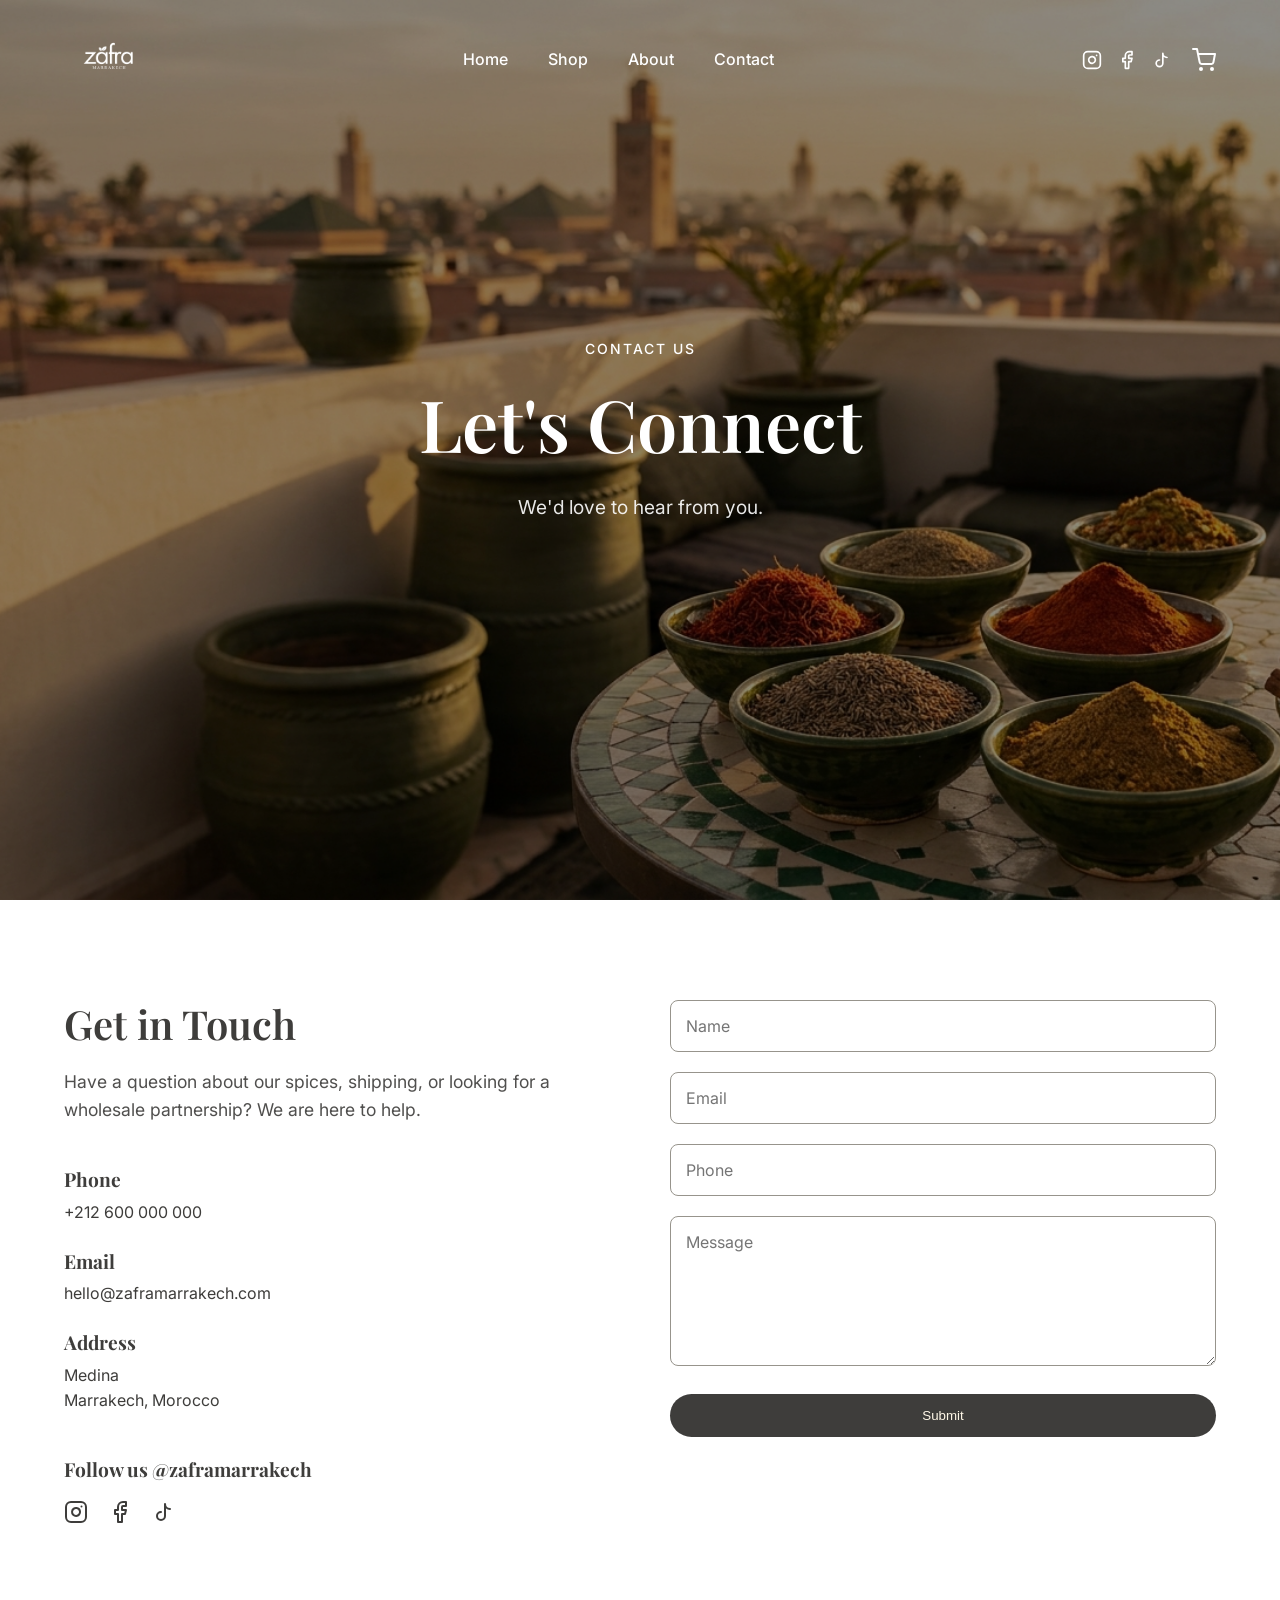
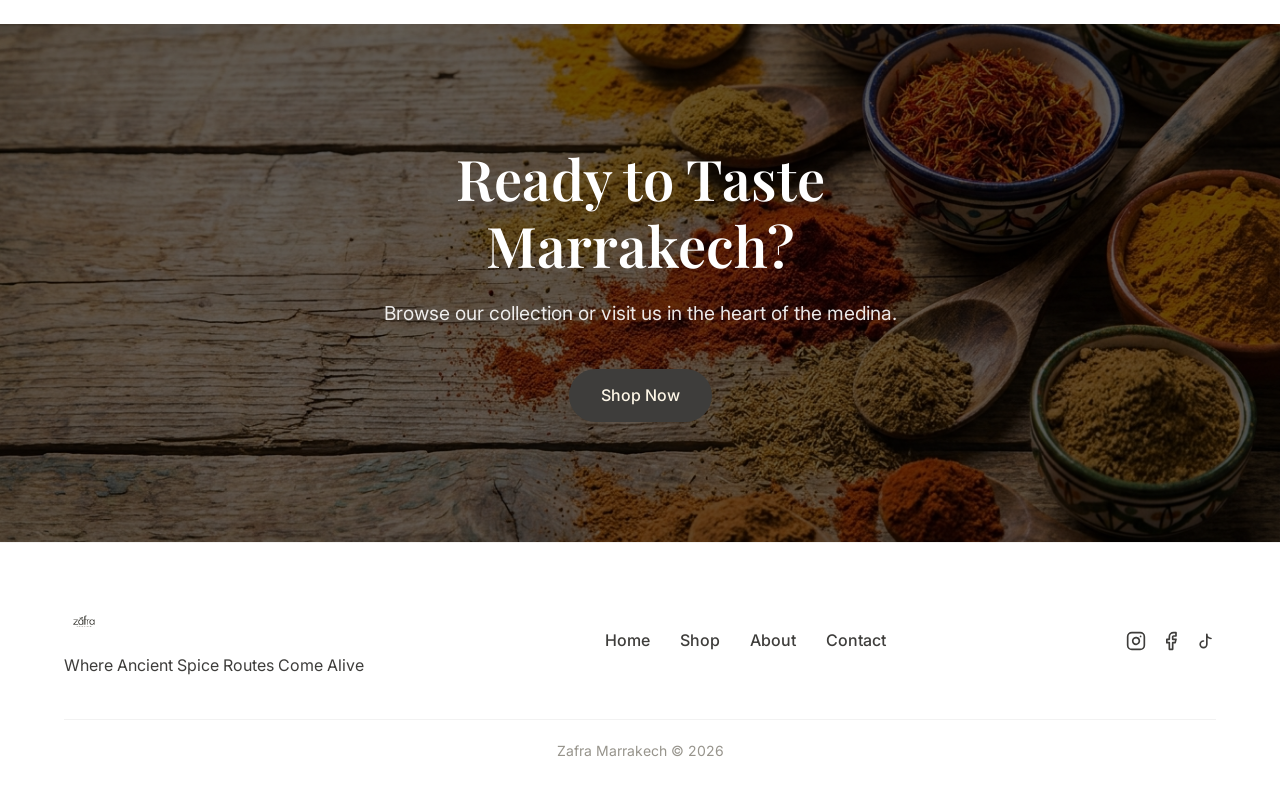
<file: contact.html>
<!DOCTYPE html>
<html lang="en">
<head>
    <meta charset="UTF-8">
    <meta name="viewport" content="width=device-width, initial-scale=1.0">
    <title>Contact Us | Zafra Marrakech</title>
    <link rel="stylesheet" href="style.css">
</head>
<body>

    <!-- NAVBAR -->
    <nav class="navbar">
        <div class="nav-left">
            <a href="index.html">
                <img src="zafra_black.png" alt="Zafra Marrakech Logo" class="logo">
            </a>
        </div>
        
        <div class="nav-center">
            <ul>
                <li><a href="index.html">Home</a></li>
                <li><a href="shop.html">Shop</a></li>
                <li><a href="about.html">About</a></li>
                <li><a href="contact.html">Contact</a></li>
            </ul>
        </div>

        <div class="nav-right">
            <div class="social-icons">
                <a href="#" aria-label="Instagram">
                    <svg width="20" height="20" viewBox="0 0 24 24" fill="none" stroke="currentColor" stroke-width="2" stroke-linecap="round" stroke-linejoin="round"><rect x="2" y="2" width="20" height="20" rx="5" ry="5"></rect><path d="M16 11.37A4 4 0 1 1 12.63 8 4 4 0 0 1 16 11.37z"></path><line x1="17.5" y1="6.5" x2="17.51" y2="6.5"></line></svg>
                </a>
                <a href="#" aria-label="Facebook">
                    <svg width="20" height="20" viewBox="0 0 24 24" fill="none" stroke="currentColor" stroke-width="2" stroke-linecap="round" stroke-linejoin="round"><path d="M18 2h-3a5 5 0 0 0-5 5v3H7v4h3v8h4v-8h3l1-4h-4V7a1 1 0 0 1 1-1h3z"></path></svg>
                </a>
                <a href="#" aria-label="TikTok">
                    <svg width="20" height="20" viewBox="0 0 24 24" fill="none" stroke="currentColor" stroke-width="2" stroke-linecap="round" stroke-linejoin="round"><path d="M9 12a4 4 0 1 0 4 4V4a5 5 0 0 0 5 5"></path></svg>
                </a>
            </div>
            <a href="shop.html" class="cart-icon" aria-label="Cart">
                <svg width="24" height="24" viewBox="0 0 24 24" fill="none" stroke="currentColor" stroke-width="2" stroke-linecap="round" stroke-linejoin="round"><circle cx="9" cy="21" r="1"></circle><circle cx="20" cy="21" r="1"></circle><path d="M1 1h4l2.68 13.39a2 2 0 0 0 2 1.61h9.72a2 2 0 0 0 2-1.61L23 6H6"></path></svg>
            </a>
            <button class="hamburger" aria-label="Menu">
                <svg viewBox="0 0 24 24" fill="none" stroke="currentColor" stroke-width="2" stroke-linecap="round" stroke-linejoin="round"><line x1="3" y1="12" x2="21" y2="12"></line><line x1="3" y1="6" x2="21" y2="6"></line><line x1="3" y1="18" x2="21" y2="18"></line></svg>
            </button>
        </div>
    </nav>

    <!-- HERO SECTION -->
    <header class="hero" style="background-image: url('extra images folder/Spice_bowls_on_202604252356.jpeg');">
        <div class="hero-content">
            <span class="hero-label">Contact Us</span>
            <h1>Let's Connect</h1>
            <p>We'd love to hear from you.</p>
        </div>
    </header>

    <!-- CONTACT SECTION -->
    <section class="section">
        <div class="contact-section">
            <div class="contact-info">
                <h2>Get in Touch</h2>
                <p>Have a question about our spices, shipping, or looking for a wholesale partnership? We are here to help.</p>
                
                <div class="contact-details">
                    <div class="contact-detail-item">
                        <strong>Phone</strong>
                        <span>+212 600 000 000</span>
                    </div>
                    <div class="contact-detail-item">
                        <strong>Email</strong>
                        <span>hello@zaframarrakech.com</span>
                    </div>
                    <div class="contact-detail-item">
                        <strong>Address</strong>
                        <span>Medina<br>Marrakech, Morocco</span>
                    </div>
                </div>

                <div style="margin-top: 40px;">
                    <strong style="display: block; font-family: var(--font-heading); font-size: 1.2rem; margin-bottom: 15px;">Follow us @zaframarrakech</strong>
                    <div class="social-icons" style="gap: 20px;">
                        <a href="#" aria-label="Instagram">
                            <svg width="24" height="24" viewBox="0 0 24 24" fill="none" stroke="currentColor" stroke-width="2" stroke-linecap="round" stroke-linejoin="round"><rect x="2" y="2" width="20" height="20" rx="5" ry="5"></rect><path d="M16 11.37A4 4 0 1 1 12.63 8 4 4 0 0 1 16 11.37z"></path><line x1="17.5" y1="6.5" x2="17.51" y2="6.5"></line></svg>
                        </a>
                        <a href="#" aria-label="Facebook">
                            <svg width="24" height="24" viewBox="0 0 24 24" fill="none" stroke="currentColor" stroke-width="2" stroke-linecap="round" stroke-linejoin="round"><path d="M18 2h-3a5 5 0 0 0-5 5v3H7v4h3v8h4v-8h3l1-4h-4V7a1 1 0 0 1 1-1h3z"></path></svg>
                        </a>
                        <a href="#" aria-label="TikTok">
                            <svg width="24" height="24" viewBox="0 0 24 24" fill="none" stroke="currentColor" stroke-width="2" stroke-linecap="round" stroke-linejoin="round"><path d="M9 12a4 4 0 1 0 4 4V4a5 5 0 0 0 5 5"></path></svg>
                        </a>
                    </div>
                </div>
            </div>

            <div class="contact-form">
                <form action="#" method="POST">
                    <div class="form-group">
                        <input type="text" name="name" placeholder="Name" required>
                    </div>
                    <div class="form-group">
                        <input type="email" name="email" placeholder="Email" required>
                    </div>
                    <div class="form-group">
                        <input type="tel" name="phone" placeholder="Phone">
                    </div>
                    <div class="form-group">
                        <textarea name="message" placeholder="Message" required></textarea>
                    </div>
                    <button type="submit" class="btn">Submit</button>
                </form>
            </div>
        </div>
    </section>

    <!-- CTA BANNER -->
    <section class="cta-banner" style="background-image: url('extra images folder/Colorful_Moroccan_spices_202604252340.jpeg');">
        <div class="cta-banner-content">
            <h2>Ready to Taste Marrakech?</h2>
            <p>Browse our collection or visit us in the heart of the medina.</p>
            <a href="shop.html" class="btn">Shop Now</a>
        </div>
    </section>

    <!-- FOOTER -->
    <footer class="footer">
        <div class="footer-top">
            <div class="footer-left">
                <img src="zafra_black.png" alt="Zafra Marrakech Logo" class="logo">
                <p>Where Ancient Spice Routes Come Alive</p>
            </div>
            <div class="footer-center">
                <ul>
                    <li><a href="index.html">Home</a></li>
                    <li><a href="shop.html">Shop</a></li>
                    <li><a href="about.html">About</a></li>
                    <li><a href="contact.html">Contact</a></li>
                </ul>
            </div>
            <div class="footer-right">
                <div class="social-icons">
                    <a href="#" aria-label="Instagram">
                        <svg width="20" height="20" viewBox="0 0 24 24" fill="none" stroke="currentColor" stroke-width="2" stroke-linecap="round" stroke-linejoin="round"><rect x="2" y="2" width="20" height="20" rx="5" ry="5"></rect><path d="M16 11.37A4 4 0 1 1 12.63 8 4 4 0 0 1 16 11.37z"></path><line x1="17.5" y1="6.5" x2="17.51" y2="6.5"></line></svg>
                    </a>
                    <a href="#" aria-label="Facebook">
                        <svg width="20" height="20" viewBox="0 0 24 24" fill="none" stroke="currentColor" stroke-width="2" stroke-linecap="round" stroke-linejoin="round"><path d="M18 2h-3a5 5 0 0 0-5 5v3H7v4h3v8h4v-8h3l1-4h-4V7a1 1 0 0 1 1-1h3z"></path></svg>
                    </a>
                    <a href="#" aria-label="TikTok">
                        <svg width="20" height="20" viewBox="0 0 24 24" fill="none" stroke="currentColor" stroke-width="2" stroke-linecap="round" stroke-linejoin="round"><path d="M9 12a4 4 0 1 0 4 4V4a5 5 0 0 0 5 5"></path></svg>
                    </a>
                </div>
            </div>
        </div>
        <div class="footer-bottom">
            <p>Zafra Marrakech &copy; 2026</p>
        </div>
    </footer>

    <script src="script.js"></script>
</body>
</html>
</file>
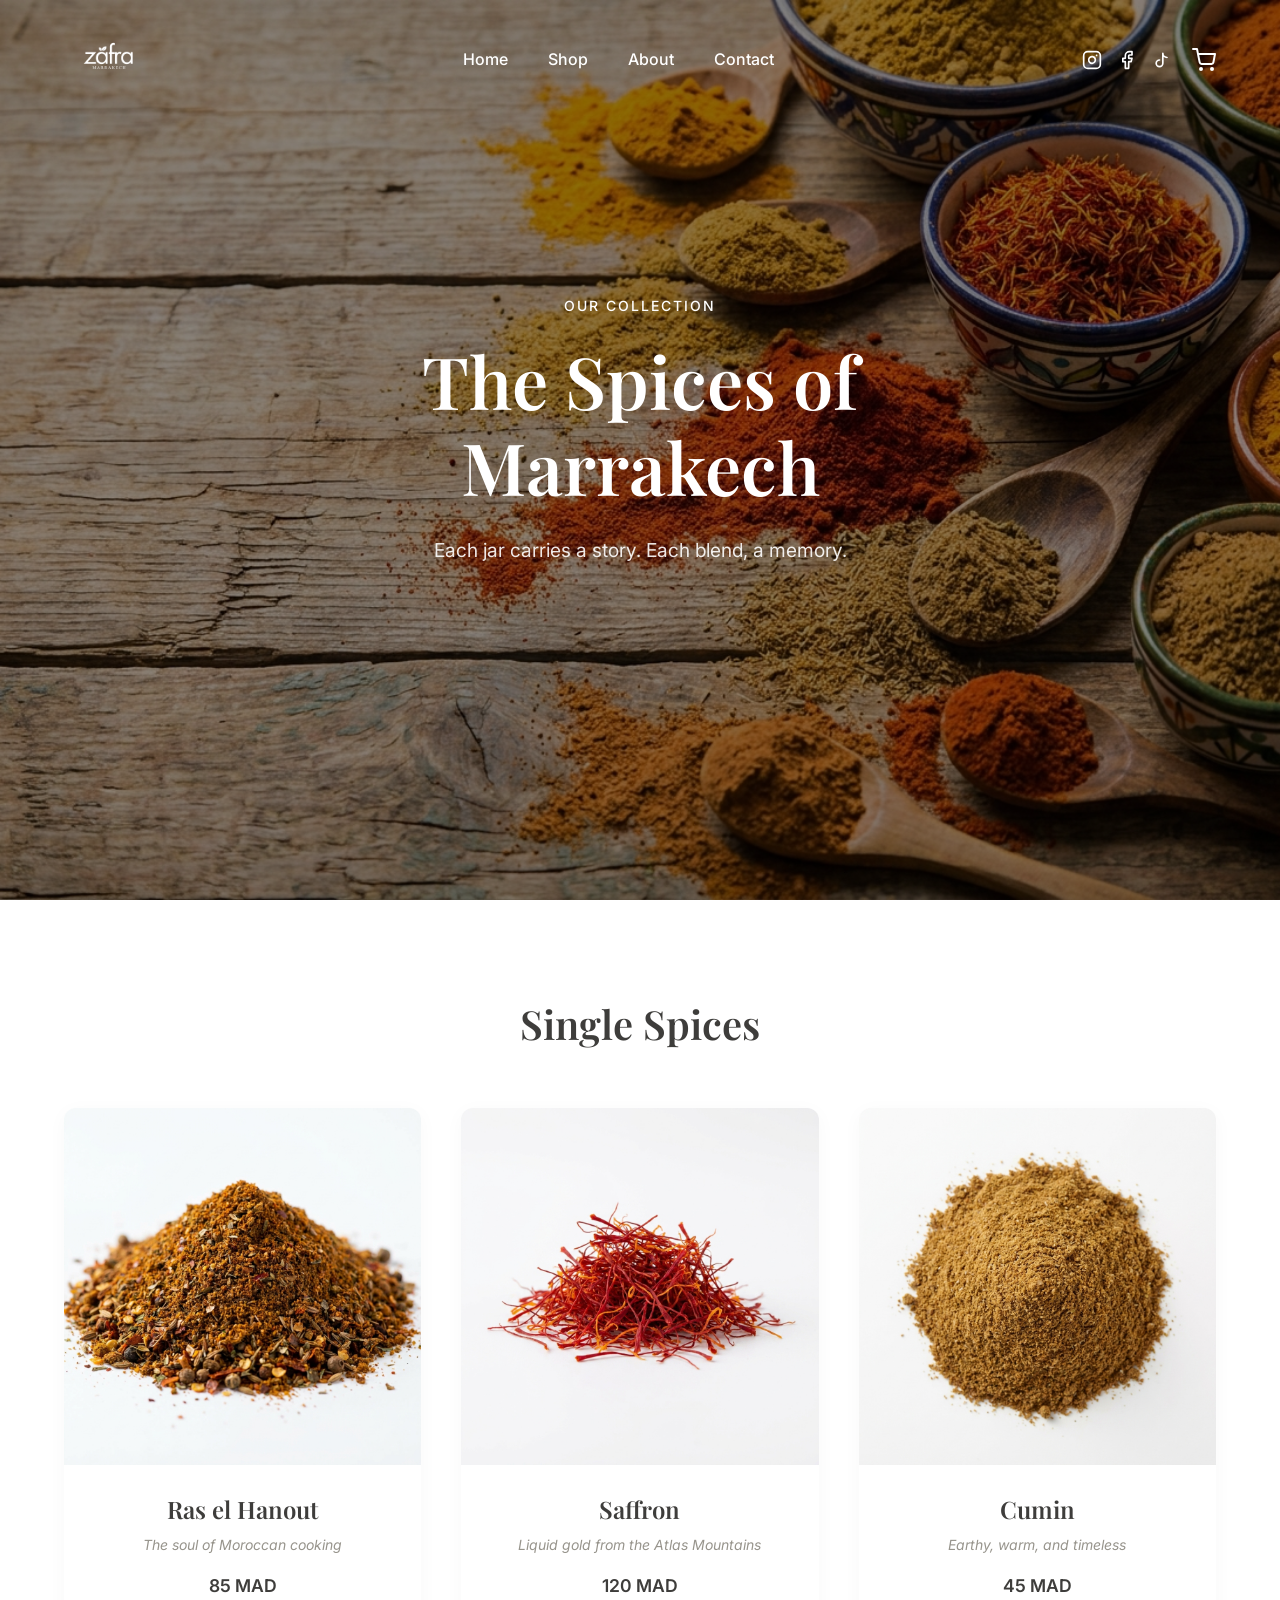
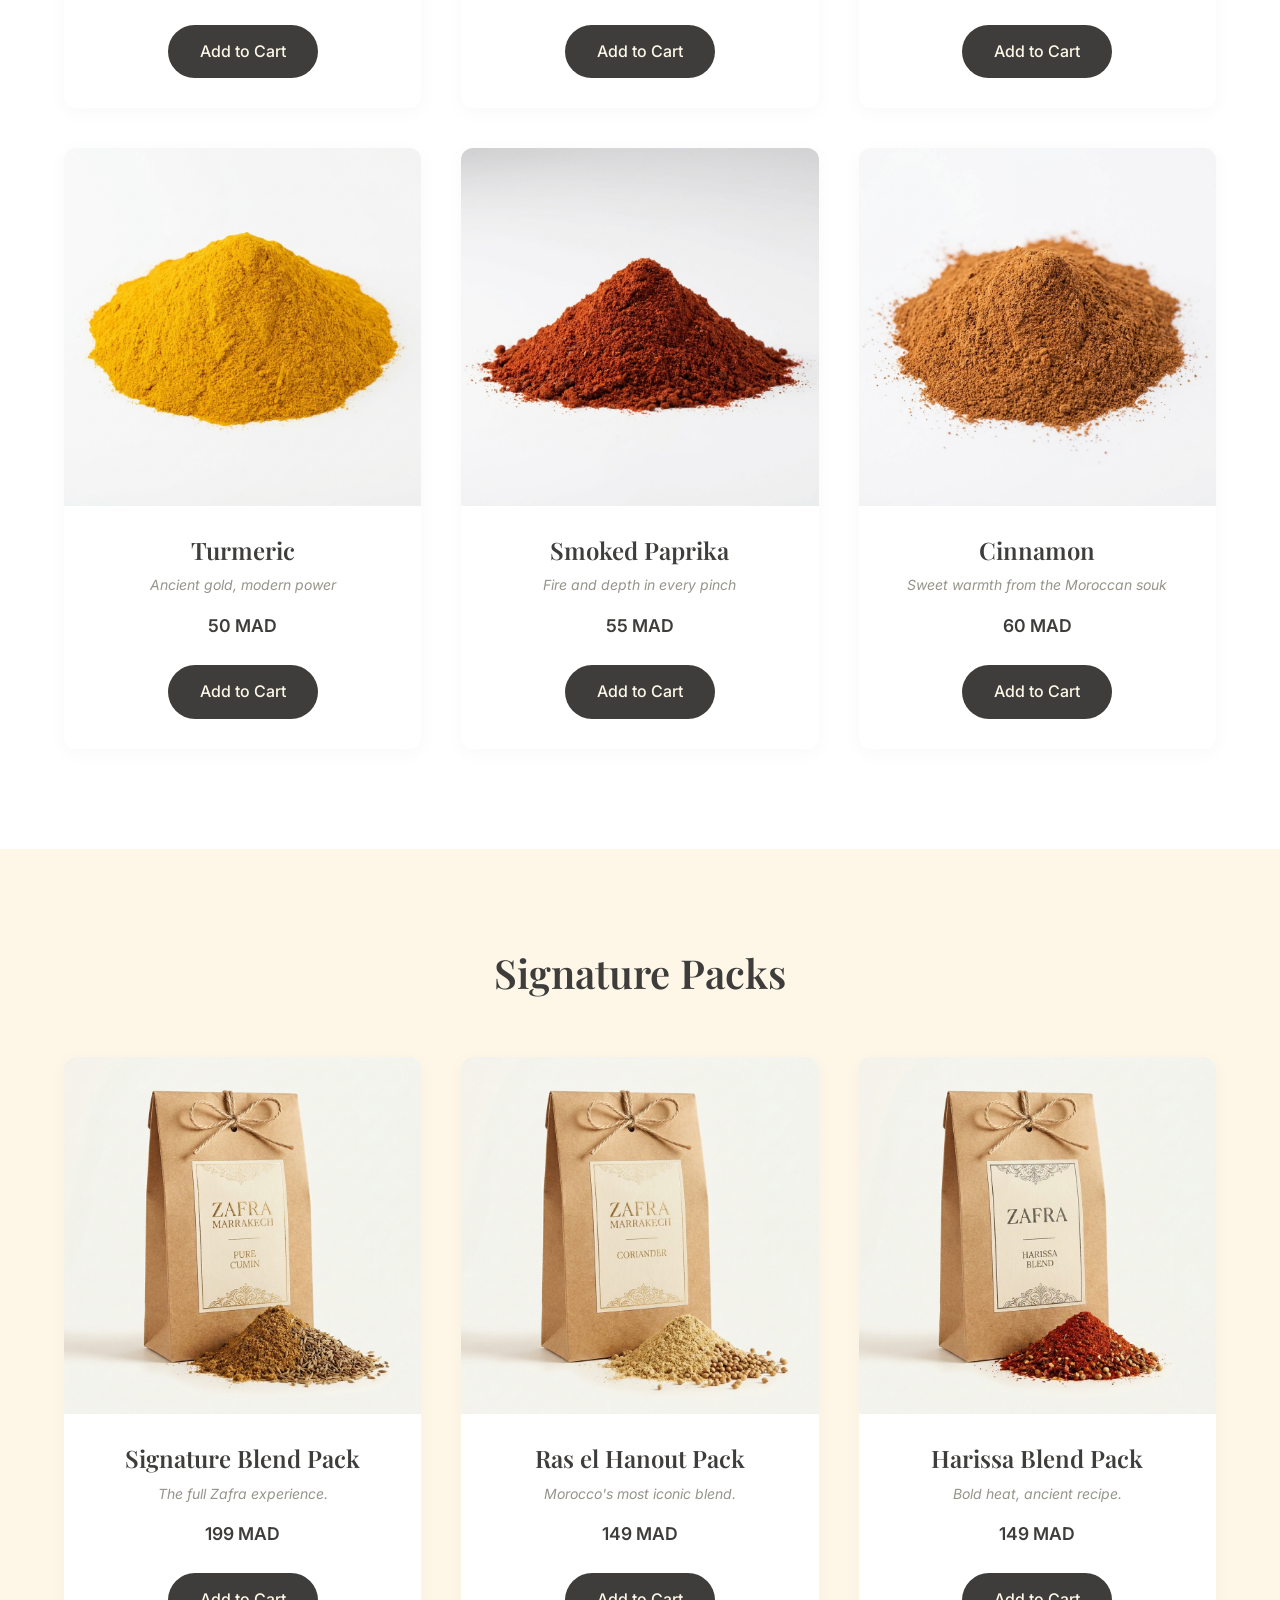
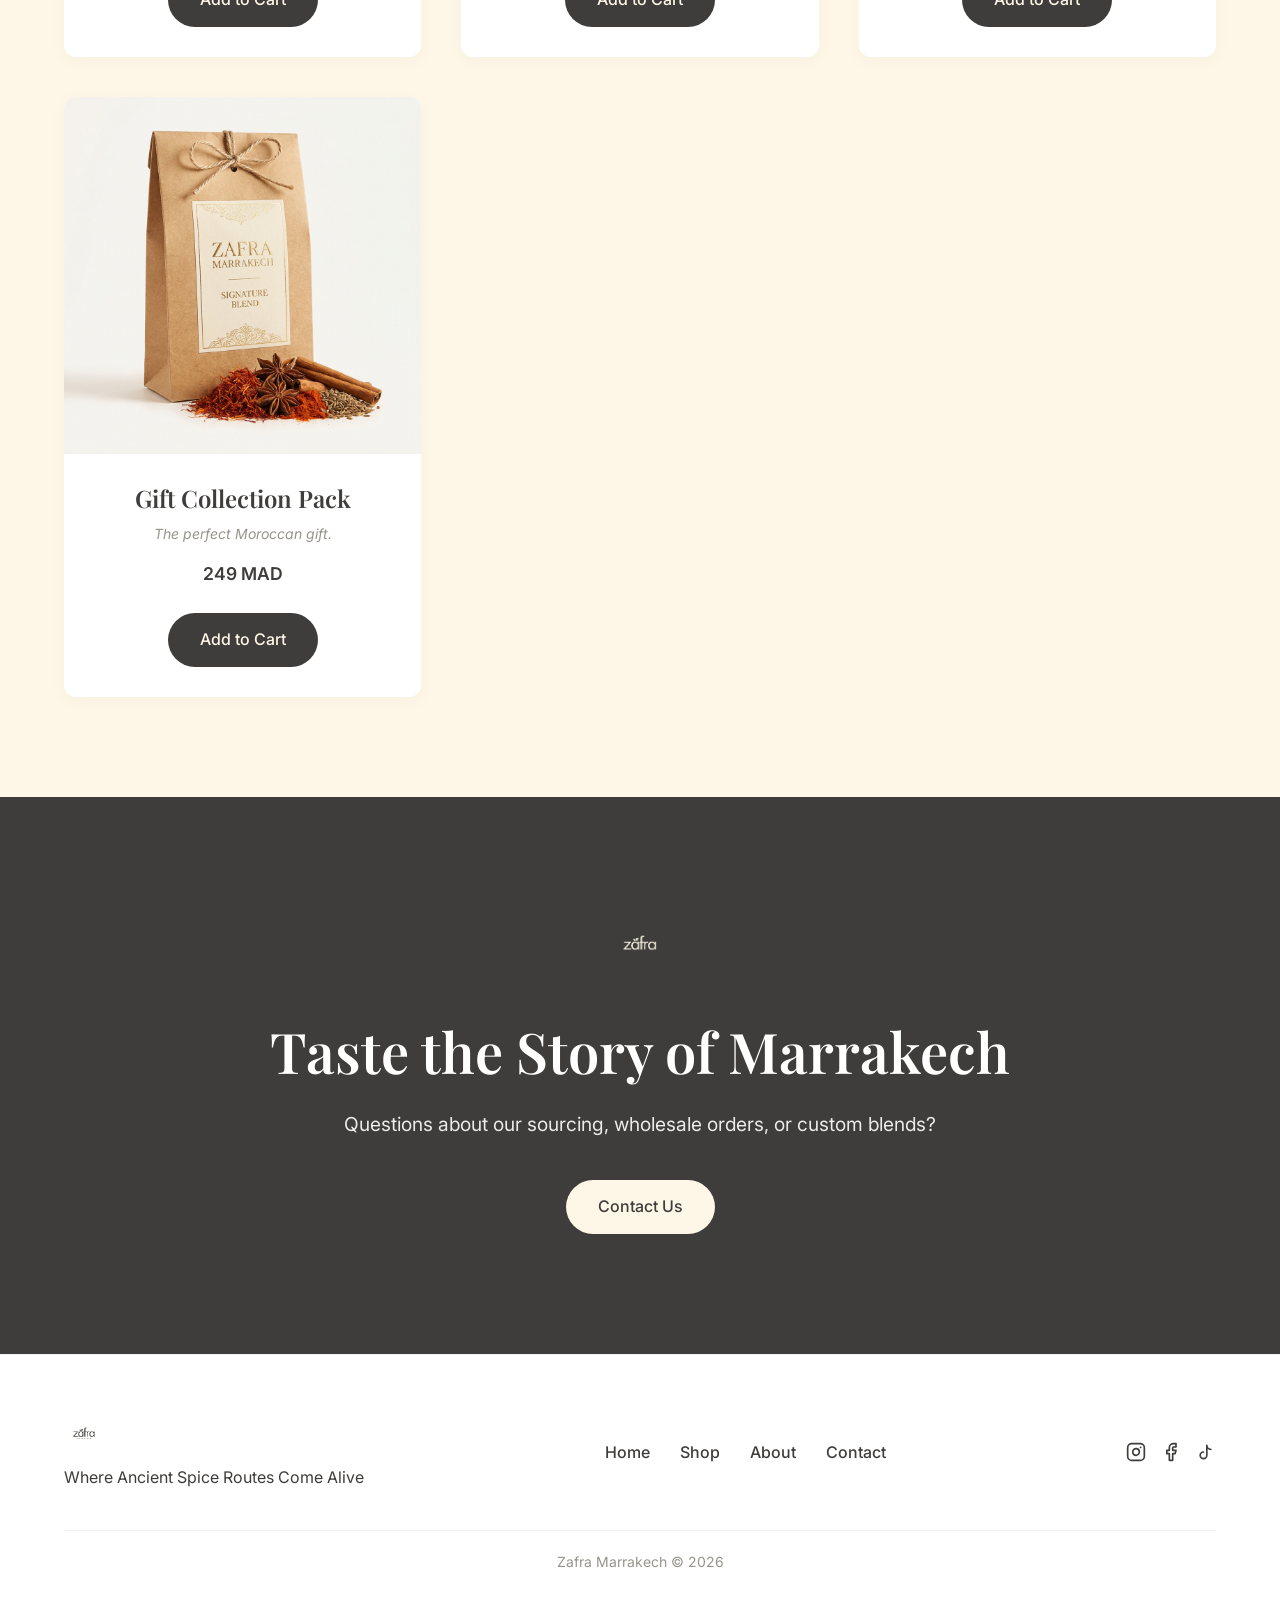
<file: shop.html>
<!DOCTYPE html>
<html lang="en">
<head>
    <meta charset="UTF-8">
    <meta name="viewport" content="width=device-width, initial-scale=1.0">
    <title>Shop | Zafra Marrakech</title>
    <link rel="stylesheet" href="style.css">
</head>
<body>

    <!-- NAVBAR -->
    <nav class="navbar">
        <div class="nav-left">
            <a href="index.html">
                <img src="zafra_black.png" alt="Zafra Marrakech Logo" class="logo">
            </a>
        </div>
        
        <div class="nav-center">
            <ul>
                <li><a href="index.html">Home</a></li>
                <li><a href="shop.html">Shop</a></li>
                <li><a href="about.html">About</a></li>
                <li><a href="contact.html">Contact</a></li>
            </ul>
        </div>

        <div class="nav-right">
            <div class="social-icons">
                <a href="#" aria-label="Instagram">
                    <svg width="20" height="20" viewBox="0 0 24 24" fill="none" stroke="currentColor" stroke-width="2" stroke-linecap="round" stroke-linejoin="round"><rect x="2" y="2" width="20" height="20" rx="5" ry="5"></rect><path d="M16 11.37A4 4 0 1 1 12.63 8 4 4 0 0 1 16 11.37z"></path><line x1="17.5" y1="6.5" x2="17.51" y2="6.5"></line></svg>
                </a>
                <a href="#" aria-label="Facebook">
                    <svg width="20" height="20" viewBox="0 0 24 24" fill="none" stroke="currentColor" stroke-width="2" stroke-linecap="round" stroke-linejoin="round"><path d="M18 2h-3a5 5 0 0 0-5 5v3H7v4h3v8h4v-8h3l1-4h-4V7a1 1 0 0 1 1-1h3z"></path></svg>
                </a>
                <a href="#" aria-label="TikTok">
                    <svg width="20" height="20" viewBox="0 0 24 24" fill="none" stroke="currentColor" stroke-width="2" stroke-linecap="round" stroke-linejoin="round"><path d="M9 12a4 4 0 1 0 4 4V4a5 5 0 0 0 5 5"></path></svg>
                </a>
            </div>
            <a href="#" class="cart-icon" aria-label="Cart">
                <svg width="24" height="24" viewBox="0 0 24 24" fill="none" stroke="currentColor" stroke-width="2" stroke-linecap="round" stroke-linejoin="round"><circle cx="9" cy="21" r="1"></circle><circle cx="20" cy="21" r="1"></circle><path d="M1 1h4l2.68 13.39a2 2 0 0 0 2 1.61h9.72a2 2 0 0 0 2-1.61L23 6H6"></path></svg>
            </a>
            <button class="hamburger" aria-label="Menu">
                <svg viewBox="0 0 24 24" fill="none" stroke="currentColor" stroke-width="2" stroke-linecap="round" stroke-linejoin="round"><line x1="3" y1="12" x2="21" y2="12"></line><line x1="3" y1="6" x2="21" y2="6"></line><line x1="3" y1="18" x2="21" y2="18"></line></svg>
            </button>
        </div>
    </nav>

    <!-- HERO SECTION -->
    <header class="hero" style="background-image: url('extra images folder/Colorful_Moroccan_spices_202604252340.jpeg');">
        <div class="hero-content">
            <span class="hero-label">Our Collection</span>
            <h1>The Spices of Marrakech</h1>
            <p>Each jar carries a story. Each blend, a memory.</p>
        </div>
    </header>

    <!-- SINGLE SPICES -->
    <section class="section">
        <div class="section-header">
            <h2>Single Spices</h2>
        </div>
        <div class="grid-3">
            <article class="product-card">
                <div class="product-img-wrapper">
                    <img src="spices/Ras_el_Hanout_202604261447.jpeg" alt="Ras el Hanout" class="product-img">
                </div>
                <div class="product-info">
                    <h3>Ras el Hanout</h3>
                    <p class="poetic">The soul of Moroccan cooking</p>
                    <div class="price">85 MAD</div>
                    <a href="#" class="btn">Add to Cart</a>
                </div>
            </article>
            <article class="product-card">
                <div class="product-img-wrapper">
                    <img src="spices/Saffron_threads_on_202604261447.jpeg" alt="Saffron" class="product-img">
                </div>
                <div class="product-info">
                    <h3>Saffron</h3>
                    <p class="poetic">Liquid gold from the Atlas Mountains</p>
                    <div class="price">120 MAD</div>
                    <a href="#" class="btn">Add to Cart</a>
                </div>
            </article>
            <article class="product-card">
                <div class="product-img-wrapper">
                    <img src="spices/Ground_cumin_on_202604261447.jpeg" alt="Cumin" class="product-img">
                </div>
                <div class="product-info">
                    <h3>Cumin</h3>
                    <p class="poetic">Earthy, warm, and timeless</p>
                    <div class="price">45 MAD</div>
                    <a href="#" class="btn">Add to Cart</a>
                </div>
            </article>
            <article class="product-card">
                <div class="product-img-wrapper">
                    <img src="spices/Turmeric_powder_on_202604261447.jpeg" alt="Turmeric" class="product-img">
                </div>
                <div class="product-info">
                    <h3>Turmeric</h3>
                    <p class="poetic">Ancient gold, modern power</p>
                    <div class="price">50 MAD</div>
                    <a href="#" class="btn">Add to Cart</a>
                </div>
            </article>
            <article class="product-card">
                <div class="product-img-wrapper">
                    <img src="spices/Smoked_paprika_on_202604261447.jpeg" alt="Smoked Paprika" class="product-img">
                </div>
                <div class="product-info">
                    <h3>Smoked Paprika</h3>
                    <p class="poetic">Fire and depth in every pinch</p>
                    <div class="price">55 MAD</div>
                    <a href="#" class="btn">Add to Cart</a>
                </div>
            </article>
            <article class="product-card">
                <div class="product-img-wrapper">
                    <img src="spices/Cinnamon_powder_on_202604261447.jpeg" alt="Cinnamon" class="product-img">
                </div>
                <div class="product-info">
                    <h3>Cinnamon</h3>
                    <p class="poetic">Sweet warmth from the Moroccan souk</p>
                    <div class="price">60 MAD</div>
                    <a href="#" class="btn">Add to Cart</a>
                </div>
            </article>
        </div>
    </section>

    <!-- SIGNATURE PACKS -->
    <section class="section section-bg-beige">
        <div class="section-header">
            <h2>Signature Packs</h2>
        </div>
        <div class="grid-3">
            <article class="product-card">
                <div class="product-img-wrapper">
                    <img src="spices packs/Kraft_bag_with_202604261455.jpeg" alt="Signature Blend Pack" class="product-img">
                </div>
                <div class="product-info">
                    <h3>Signature Blend Pack</h3>
                    <p class="poetic">The full Zafra experience.</p>
                    <div class="price">199 MAD</div>
                    <a href="#" class="btn">Add to Cart</a>
                </div>
            </article>
            <article class="product-card">
                <div class="product-img-wrapper">
                    <img src="spices packs/Kraft_bag_with_202604261456.jpeg" alt="Ras el Hanout Pack" class="product-img">
                </div>
                <div class="product-info">
                    <h3>Ras el Hanout Pack</h3>
                    <p class="poetic">Morocco's most iconic blend.</p>
                    <div class="price">149 MAD</div>
                    <a href="#" class="btn">Add to Cart</a>
                </div>
            </article>
            <article class="product-card">
                <div class="product-img-wrapper">
                    <img src="spices packs/Harissa_Blend_pack_202604261451.jpeg" alt="Harissa Blend Pack" class="product-img">
                </div>
                <div class="product-info">
                    <h3>Harissa Blend Pack</h3>
                    <p class="poetic">Bold heat, ancient recipe.</p>
                    <div class="price">149 MAD</div>
                    <a href="#" class="btn">Add to Cart</a>
                </div>
            </article>
            <article class="product-card">
                <div class="product-img-wrapper">
                    <img src="spices packs/Gift_collection_pack_202604261450.jpeg" alt="Gift Collection Pack" class="product-img">
                </div>
                <div class="product-info">
                    <h3>Gift Collection Pack</h3>
                    <p class="poetic">The perfect Moroccan gift.</p>
                    <div class="price">249 MAD</div>
                    <a href="#" class="btn">Add to Cart</a>
                </div>
            </article>
        </div>
    </section>

    <!-- DARK BANNER -->
    <section class="dark-banner">
        <img src="zafra_white.png" alt="Zafra White Logo" class="logo">
        <h2>Taste the Story of Marrakech</h2>
        <p>Questions about our sourcing, wholesale orders, or custom blends?</p>
        <a href="contact.html" class="btn btn-beige">Contact Us</a>
    </section>

    <!-- FOOTER -->
    <footer class="footer">
        <div class="footer-top">
            <div class="footer-left">
                <img src="zafra_black.png" alt="Zafra Marrakech Logo" class="logo">
                <p>Where Ancient Spice Routes Come Alive</p>
            </div>
            <div class="footer-center">
                <ul>
                    <li><a href="index.html">Home</a></li>
                    <li><a href="shop.html">Shop</a></li>
                    <li><a href="about.html">About</a></li>
                    <li><a href="contact.html">Contact</a></li>
                </ul>
            </div>
            <div class="footer-right">
                <div class="social-icons">
                    <a href="#" aria-label="Instagram">
                        <svg width="20" height="20" viewBox="0 0 24 24" fill="none" stroke="currentColor" stroke-width="2" stroke-linecap="round" stroke-linejoin="round"><rect x="2" y="2" width="20" height="20" rx="5" ry="5"></rect><path d="M16 11.37A4 4 0 1 1 12.63 8 4 4 0 0 1 16 11.37z"></path><line x1="17.5" y1="6.5" x2="17.51" y2="6.5"></line></svg>
                    </a>
                    <a href="#" aria-label="Facebook">
                        <svg width="20" height="20" viewBox="0 0 24 24" fill="none" stroke="currentColor" stroke-width="2" stroke-linecap="round" stroke-linejoin="round"><path d="M18 2h-3a5 5 0 0 0-5 5v3H7v4h3v8h4v-8h3l1-4h-4V7a1 1 0 0 1 1-1h3z"></path></svg>
                    </a>
                    <a href="#" aria-label="TikTok">
                        <svg width="20" height="20" viewBox="0 0 24 24" fill="none" stroke="currentColor" stroke-width="2" stroke-linecap="round" stroke-linejoin="round"><path d="M9 12a4 4 0 1 0 4 4V4a5 5 0 0 0 5 5"></path></svg>
                    </a>
                </div>
            </div>
        </div>
        <div class="footer-bottom">
            <p>Zafra Marrakech &copy; 2026</p>
        </div>
    </footer>

    <script src="script.js"></script>
</body>
</html>
</file>
<file: style.css>
/* GLOBAL STYLES */
@import url('https://fonts.googleapis.com/css2?family=Inter:wght@400;500;600&family=Playfair+Display:wght@400;600;700&display=swap');

:root {
  --beige: #FEF7E7;
  --charcoal: #3E3D3B;
  --gray: #97948C;
  --white: #ffffff;
  --font-heading: 'Playfair Display', serif;
  --font-body: 'Inter', sans-serif;
  --transition: all 0.3s ease;
}

* {
  margin: 0;
  padding: 0;
  box-sizing: border-box;
}

html {
  scroll-behavior: smooth;
}

body {
  font-family: var(--font-body);
  color: var(--charcoal);
  background-color: var(--beige);
  line-height: 1.6;
  overflow-x: hidden;
}

h1, h2, h3, h4, h5, h6 {
  font-family: var(--font-heading);
  font-weight: 600;
  line-height: 1.2;
}

a {
  text-decoration: none;
  color: inherit;
}

img {
  max-width: 100%;
  display: block;
}

/* BUTTONS */
.btn {
  display: inline-block;
  background-color: var(--charcoal);
  color: var(--beige);
  padding: 14px 32px;
  border-radius: 50px;
  font-weight: 500;
  transition: var(--transition);
  border: none;
  cursor: pointer;
  text-align: center;
}

.btn:hover {
  transform: translateY(-2px);
  background-color: #222;
  color: #fff;
}

.btn-beige {
  background-color: var(--beige);
  color: var(--charcoal);
}

.btn-beige:hover {
  background-color: #f1e6cc;
  color: var(--charcoal);
}

.navbar {
  position: fixed;
  top: 0;
  left: 0;
  width: 100%;
  background-color: transparent;
  border-bottom: 1px solid transparent;
  display: flex;
  justify-content: space-between;
  align-items: center;
  padding: 15px 5%;
  z-index: 1000;
  height: 120px;
  color: var(--white);
  transition: background-color 0.3s ease, border-bottom 0.3s ease, color 0.3s ease;
}

.navbar.scrolled {
  background-color: rgba(255, 255, 255, 0.95);
  backdrop-filter: blur(10px);
  border-bottom: 1px solid rgba(0,0,0,0.05);
  color: var(--charcoal);
  box-shadow: 0 2px 10px rgba(0,0,0,0.05);
}

.navbar .logo {
  height: 90px;
  filter: brightness(0) invert(1);
  transition: filter 0.3s ease;
}

.navbar.scrolled .logo {
  filter: none;
}



.nav-center ul {
  display: flex;
  list-style: none;
  gap: 40px;
}

.nav-center a {
  font-weight: 500;
  transition: var(--transition);
}

.nav-center a:hover {
  opacity: 0.7;
}

.nav-right {
  display: flex;
  align-items: center;
  gap: 20px;
}

.social-icons {
  display: flex;
  gap: 15px;
}

.social-icons a, .cart-icon {
  font-size: 20px;
  transition: var(--transition);
  display: flex;
  align-items: center;
}

.social-icons a:hover, .cart-icon:hover {
  opacity: 0.7;
}

.hamburger {
  display: none;
  background: none;
  border: none;
  cursor: pointer;
  padding: 5px;
  z-index: 1001;
}

.hamburger svg {
  width: 28px;
  height: 28px;
  transition: transform 0.3s ease;
}

.hamburger line {
  transition: transform 0.3s ease, opacity 0.3s ease;
  transform-origin: center;
}

.hamburger.active line:nth-child(1) {
  transform: translateY(6px) rotate(45deg);
}

.hamburger.active line:nth-child(2) {
  opacity: 0;
}

.hamburger.active line:nth-child(3) {
  transform: translateY(-6px) rotate(-45deg);
}

/* FOOTER */
.footer {
  background-color: var(--white);
  border-top: 1px solid rgba(0,0,0,0.05);
  padding: 60px 5% 30px;
}

.footer-top {
  display: flex;
  justify-content: space-between;
  align-items: center;
  margin-bottom: 40px;
  flex-wrap: wrap;
  gap: 30px;
}

.footer-left .logo {
  height: 40px;
  margin-bottom: 10px;
}

.footer-center ul {
  display: flex;
  list-style: none;
  gap: 30px;
}

.footer-center a {
  transition: var(--transition);
  font-weight: 500;
}

.footer-center a:hover {
  opacity: 0.7;
}

.footer-bottom {
  text-align: center;
  font-size: 14px;
  color: var(--gray);
  border-top: 1px solid rgba(0,0,0,0.05);
  padding-top: 20px;
}

/* PAGE 1: HERO */
.hero {
  height: 100vh;
  background-size: cover;
  background-position: center;
  position: relative;
  display: flex;
  align-items: center;
  justify-content: center;
  text-align: center;
  color: var(--white);
  padding: 0 20px;
}

.hero::before {
  content: '';
  position: absolute;
  top: 0; left: 0; right: 0; bottom: 0;
  background: rgba(0,0,0,0.45);
  z-index: 1;
}

.hero-content {
  position: relative;
  z-index: 2;
  max-width: 800px;
}

.hero-label {
  font-size: 14px;
  letter-spacing: 2px;
  text-transform: uppercase;
  margin-bottom: 20px;
  display: block;
  font-weight: 500;
}

.hero h1 {
  font-size: 4.5rem;
  margin-bottom: 25px;
}

.hero p {
  font-size: 1.2rem;
  margin-bottom: 40px;
  opacity: 0.9;
}

/* TRUST BAR */
.trust-bar {
  background-color: var(--white);
  padding: 60px 5%;
  display: grid;
  grid-template-columns: repeat(4, 1fr);
  gap: 30px;
  text-align: center;
}

.trust-item .icon {
  font-size: 2.5rem;
  margin-bottom: 15px;
}

.trust-item h4 {
  font-family: var(--font-body);
  margin-bottom: 8px;
  font-size: 1.1rem;
}

.trust-item p {
  font-size: 14px;
  color: var(--gray);
}

/* SHARED SECTION STYLES */
.section {
  padding: 100px 5%;
  background-color: var(--white);
}

.section-bg-beige {
  background-color: var(--beige);
}

.section-header {
  text-align: center;
  margin-bottom: 60px;
}

.section-header h2 {
  font-size: 2.5rem;
}

/* GRID LAYOUTS */
.grid-3 {
  display: grid;
  grid-template-columns: repeat(3, 1fr);
  gap: 40px;
}

.grid-4 {
  display: grid;
  grid-template-columns: repeat(4, 1fr);
  gap: 30px;
}

/* PRODUCT CARDS */
.product-card {
  background-color: var(--white);
  border-radius: 12px;
  overflow: hidden;
  transition: var(--transition);
  box-shadow: 0 4px 20px rgba(0,0,0,0.03);
}

.product-card:hover {
  transform: translateY(-8px);
  box-shadow: 0 10px 30px rgba(0,0,0,0.08);
}

.product-img-wrapper {
  position: relative;
  width: 100%;
  padding-top: 100%; /* 1:1 Aspect Ratio */
  overflow: hidden;
}

.product-img {
  position: absolute;
  top: 0;
  left: 0;
  width: 100%;
  height: 100%;
  object-fit: cover;
  transition: var(--transition);
}

.product-card:hover .product-img {
  transform: scale(1.05);
}

.product-info {
  padding: 30px 20px;
  text-align: center;
}

.product-info h3 {
  font-size: 1.5rem;
  margin-bottom: 10px;
}

.product-info p.poetic {
  font-size: 14px;
  color: var(--gray);
  margin-bottom: 15px;
  font-style: italic;
}

.product-info .price {
  font-weight: 600;
  margin-bottom: 25px;
  font-size: 1.1rem;
}

/* DARK BANNER */
.dark-banner {
  background-color: var(--charcoal);
  color: var(--white);
  text-align: center;
  padding: 120px 5%;
  display: flex;
  flex-direction: column;
  align-items: center;
}

.dark-banner .logo {
  height: 60px;
  margin-bottom: 40px;
}

.dark-banner h2 {
  font-size: 3.5rem;
  margin-bottom: 25px;
  max-width: 800px;
}

.dark-banner p {
  font-size: 1.2rem;
  margin-bottom: 40px;
  max-width: 600px;
  opacity: 0.9;
}

/* CATEGORIES */
.category-card {
  text-align: center;
}

.category-img-wrapper {
  width: 100%;
  padding-top: 100%;
  position: relative;
  border-radius: 50%;
  overflow: hidden;
  margin-bottom: 25px;
}

.category-img {
  position: absolute;
  top: 0;
  left: 0;
  width: 100%;
  height: 100%;
  object-fit: cover;
  transition: var(--transition);
}

.category-card:hover .category-img {
  transform: scale(1.08);
}

.category-card h3 {
  font-size: 1.3rem;
  font-weight: 500;
}

/* BRAND STORY */
.brand-story {
  display: flex;
  align-items: center;
  gap: 80px;
  padding: 0; /* Override section padding */
}

.brand-img {
  flex: 1;
  height: 600px;
}

.brand-img img {
  width: 100%;
  height: 100%;
  object-fit: cover;
}

.brand-text {
  flex: 1;
  padding: 80px 5% 80px 0;
}

.brand-text h2 {
  font-size: 3rem;
  margin-bottom: 25px;
}

.brand-text p {
  margin-bottom: 40px;
  font-size: 1.1rem;
  opacity: 0.9;
}

.stats {
  display: flex;
  gap: 50px;
  margin-bottom: 40px;
}

.stat h3 {
  font-size: 2.5rem;
  margin-bottom: 5px;
  color: var(--charcoal);
}

.stat p {
  font-size: 15px;
  font-weight: 500;
  color: var(--gray);
}

/* TESTIMONIALS */
.testimonials-section {
  display: flex;
  align-items: center;
  gap: 80px;
}

.testimonials-left {
  flex: 1;
}

.testimonials-left h2 {
  font-size: 3rem;
  margin-bottom: 20px;
}

.testimonials-left p {
  font-size: 1.1rem;
  opacity: 0.8;
}

.testimonials-right {
  flex: 1.2;
  display: flex;
  flex-direction: column;
  gap: 30px;
}

.testimonial-card {
  background-color: var(--white);
  padding: 40px;
  border-radius: 12px;
  box-shadow: 0 4px 20px rgba(0,0,0,0.03);
}

.testimonial-card p {
  font-style: italic;
  font-size: 1.1rem;
  margin-bottom: 25px;
  line-height: 1.8;
}

.customer {
  display: flex;
  align-items: center;
  gap: 15px;
}

.avatar {
  width: 50px;
  height: 50px;
  background-color: var(--gray);
  border-radius: 50%;
}

.customer-name {
  font-weight: 600;
  font-family: var(--font-heading);
}

/* CTA BANNER */
.cta-banner {
  background-size: cover;
  background-position: center;
  position: relative;
  text-align: center;
  color: var(--white);
  padding: 120px 20px;
}

.cta-banner::before {
  content: '';
  position: absolute;
  top: 0; left: 0; right: 0; bottom: 0;
  background: rgba(0,0,0,0.6);
  z-index: 1;
}

.cta-banner-content {
  position: relative;
  z-index: 2;
  max-width: 600px;
  margin: 0 auto;
}

.cta-banner h2 {
  font-size: 3.5rem;
  margin-bottom: 20px;
}

.cta-banner p {
  font-size: 1.2rem;
  margin-bottom: 40px;
  opacity: 0.9;
}

/* RESPONSIVE */
@media (max-width: 1024px) {
  .hero h1 { font-size: 3.5rem; }
  .dark-banner h2, .cta-banner h2, .brand-text h2, .testimonials-left h2 { font-size: 2.5rem; }
  .grid-3, .grid-4 { gap: 20px; }
  .brand-story, .testimonials-section { gap: 40px; }
  .brand-text { padding: 60px 5%; }
  .brand-story { flex-direction: column; }
  .brand-img { width: 100%; height: 400px; }
  .testimonials-section { flex-direction: column; text-align: center; }
  .testimonials-right { width: 100%; }
}

@media (max-width: 768px) {
  .navbar {
    height: 80px;
    padding: 0 5%;
  }

  .navbar .logo {
    height: 50px;
  }

  .nav-center {
    display: flex;
    flex-direction: column;
    position: fixed;
    top: 0;
    right: -100%;
    width: 100%;
    height: 100vh;
    background: var(--white);
    color: var(--charcoal);
    padding: 120px 40px;
    transition: right 0.5s cubic-bezier(0.77, 0, 0.175, 1);
    z-index: 1000;
    justify-content: flex-start;
  }

  .nav-center.active {
    right: 0;
  }

  .nav-center ul {
    flex-direction: column;
    gap: 25px;
    align-items: center;
    width: 100%;
  }

  .nav-center ul li {
    opacity: 0;
    transform: translateY(20px);
    transition: all 0.4s ease;
    transition-delay: 0.1s;
  }

  .nav-center.active ul li {
    opacity: 1;
    transform: translateY(0);
  }

  /* Staggered animation for menu items */
  .nav-center.active ul li:nth-child(1) { transition-delay: 0.2s; }
  .nav-center.active ul li:nth-child(2) { transition-delay: 0.3s; }
  .nav-center.active ul li:nth-child(3) { transition-delay: 0.4s; }
  .nav-center.active ul li:nth-child(4) { transition-delay: 0.5s; }

  .nav-center ul li a {
    font-size: 2rem;
    font-family: var(--font-heading);
    font-weight: 600;
  }

  .nav-right .social-icons {
    display: none;
  }

  .hamburger {
    display: block;
  }

  .navbar.active {
    color: var(--charcoal);
  }

  .navbar.active .logo {
    filter: none;
  }
  
  .hero h1 { font-size: 2.8rem; }
  .trust-bar { grid-template-columns: 1fr; gap: 40px; }
  .grid-3, .grid-4 { grid-template-columns: 1fr; gap: 30px; }
  .footer-top { flex-direction: column; text-align: center; }
  .footer-center ul { flex-direction: column; gap: 15px; }
  .section { padding: 60px 5%; }
  
  .contact-section { flex-direction: column; }
  .about-stats { flex-direction: column; gap: 40px; }
}

/* CONTACT PAGE */
.contact-section {
  display: flex;
  gap: 60px;
  max-width: 1200px;
  margin: 0 auto;
}

.contact-info, .contact-form {
  flex: 1;
}

.contact-info h2 {
  font-size: 2.5rem;
  margin-bottom: 20px;
}

.contact-info p {
  margin-bottom: 20px;
  font-size: 1.1rem;
  opacity: 0.9;
}

.contact-details {
  margin-top: 40px;
}

.contact-detail-item {
  margin-bottom: 20px;
}

.contact-detail-item strong {
  display: block;
  font-family: var(--font-heading);
  font-size: 1.2rem;
  margin-bottom: 5px;
}

.contact-form form {
  display: flex;
  flex-direction: column;
  gap: 20px;
}

.form-group input, .form-group textarea {
  width: 100%;
  padding: 15px;
  border: 1px solid var(--gray);
  border-radius: 8px;
  font-family: var(--font-body);
  font-size: 1rem;
  transition: var(--transition);
}

.form-group input:focus, .form-group textarea:focus {
  outline: none;
  border-color: var(--charcoal);
}

.form-group textarea {
  resize: vertical;
  min-height: 150px;
}

/* ABOUT PAGE STATS */
.about-stats {
  display: flex;
  justify-content: center;
  gap: 80px;
  text-align: center;
  padding: 80px 5%;
  background-color: var(--white);
}
</file>
